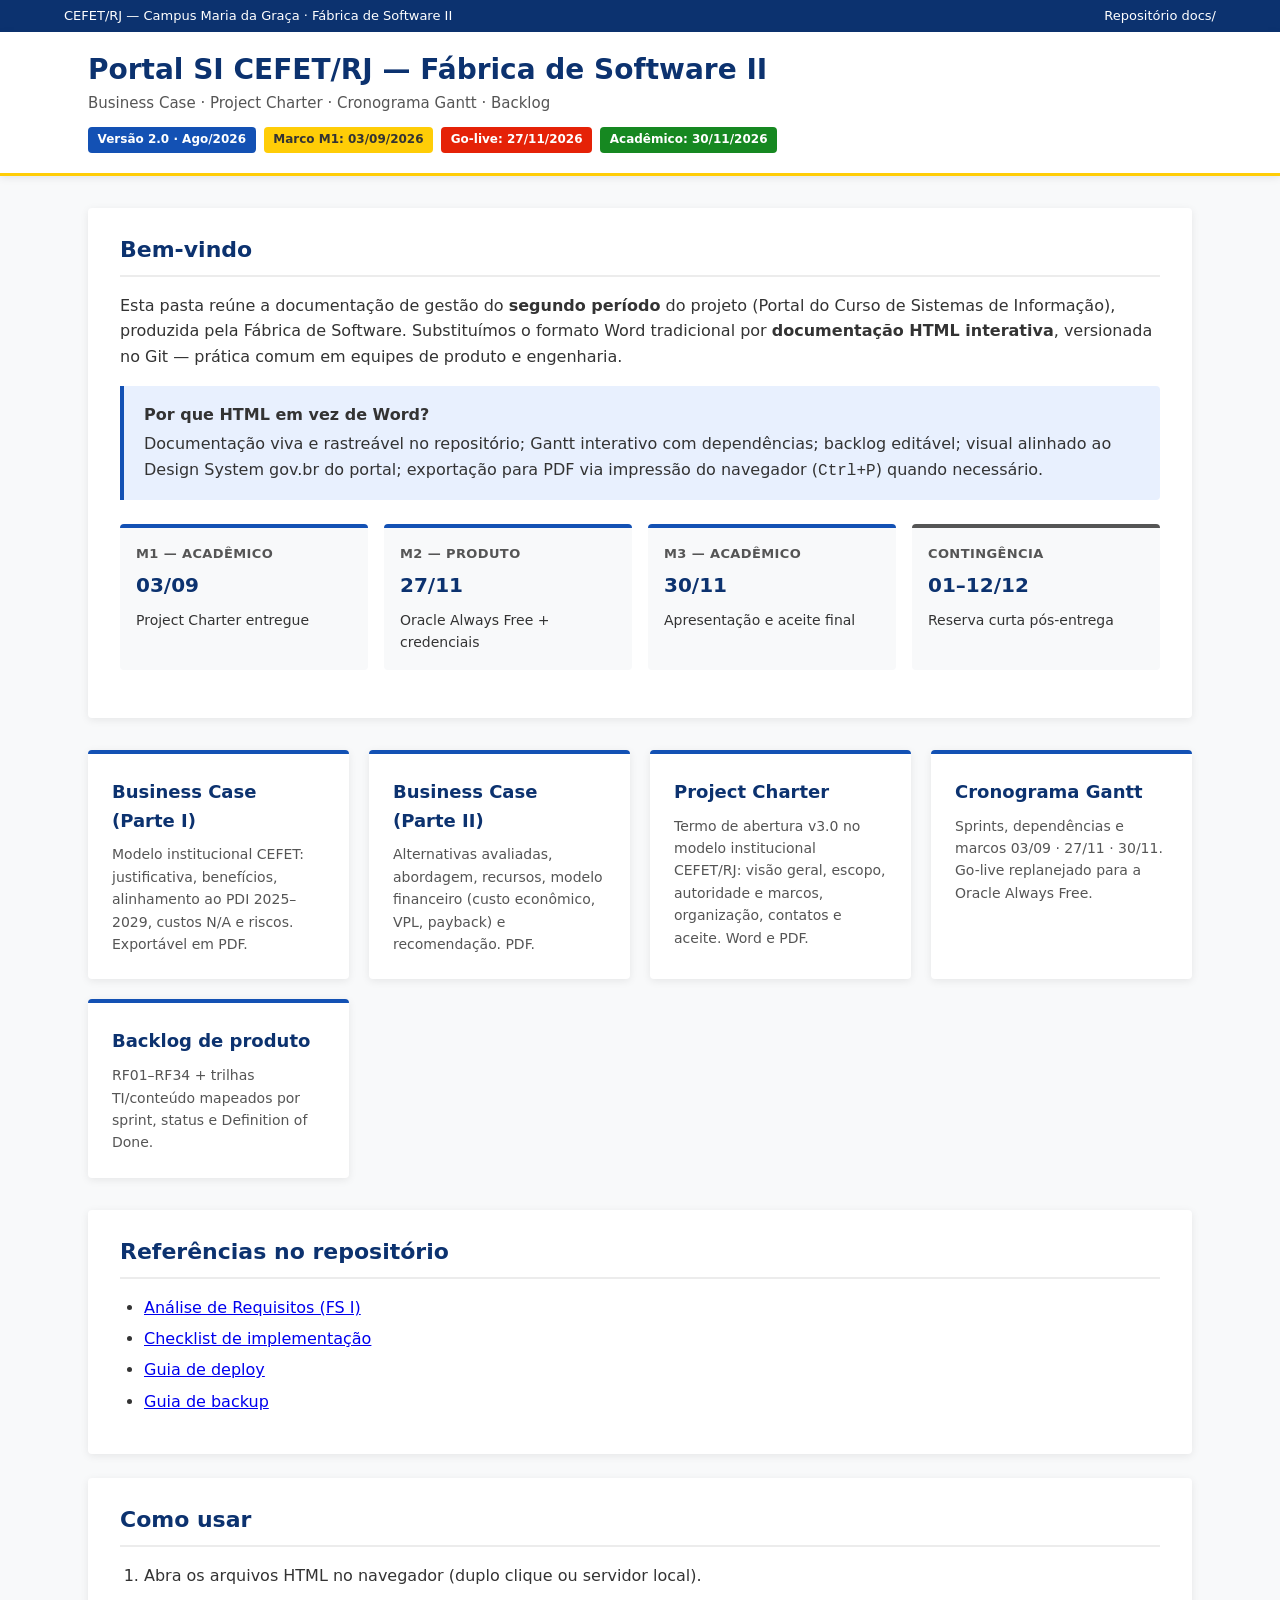
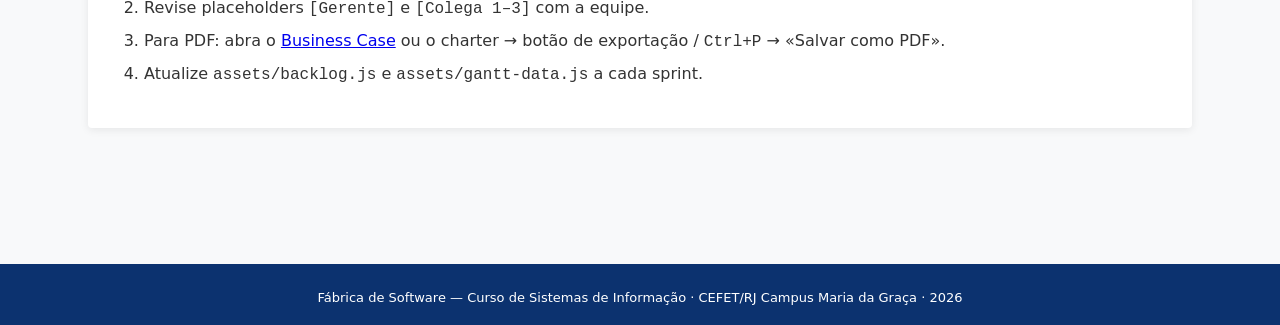
<file: docs/fs2/index.html>
<!DOCTYPE html>
<html lang="pt-BR">
<head>
	<meta charset="UTF-8" />
	<meta name="viewport" content="width=device-width, initial-scale=1" />
	<title>FS II — Documentação do Projeto | Portal SI CEFET/RJ</title>
	<link rel="stylesheet" href="assets/fs2-docs.css" />
</head>
<body>
	<div class="fs2-topbar">
		<div class="fs2-topbar__inner">
			<span>CEFET/RJ — Campus Maria da Graça · Fábrica de Software II</span>
			<a href="../README.md">Repositório docs/</a>
		</div>
	</div>

	<header class="fs2-header">
		<div class="fs2-header__inner">
			<h1>Portal SI CEFET/RJ — Fábrica de Software II</h1>
			<p class="fs2-header__meta">Business Case · Project Charter · Cronograma Gantt · Backlog</p>
			<div class="fs2-header__badges">
				<span class="fs2-badge fs2-badge--primary">Versão 2.0 · Ago/2026</span>
				<span class="fs2-badge fs2-badge--warning">Marco M1: 03/09/2026</span>
				<span class="fs2-badge fs2-badge--danger">Go-live: 27/11/2026</span>
				<span class="fs2-badge fs2-badge--success">Acadêmico: 30/11/2026</span>
			</div>
		</div>
	</header>

	<main class="fs2-main">
		<section class="fs2-section">
			<h2>Bem-vindo</h2>
			<p>
				Esta pasta reúne a documentação de gestão do <strong>segundo período</strong> do projeto
				(Portal do Curso de Sistemas de Informação), produzida pela Fábrica de Software.
				Substituímos o formato Word tradicional por <strong>documentação HTML interativa</strong>,
				versionada no Git — prática comum em equipes de produto e engenharia.
			</p>

			<div class="fs2-callout fs2-callout--info">
				<span class="fs2-callout__title">Por que HTML em vez de Word?</span>
				Documentação viva e rastreável no repositório; Gantt interativo com dependências;
				backlog editável; visual alinhado ao Design System gov.br do portal;
				exportação para PDF via impressão do navegador (<kbd>Ctrl+P</kbd>) quando necessário.
			</div>

			<div class="fs2-milestones">
				<div class="fs2-milestone">
					<div class="fs2-milestone__label">M1 — Acadêmico</div>
					<div class="fs2-milestone__date">03/09</div>
					<p style="margin:0.5rem 0 0;font-size:0.875rem">Project Charter entregue</p>
				</div>
				<div class="fs2-milestone">
					<div class="fs2-milestone__label">M2 — Produto</div>
					<div class="fs2-milestone__date">27/11</div>
					<p style="margin:0.5rem 0 0;font-size:0.875rem">Oracle Always Free + credenciais</p>
				</div>
				<div class="fs2-milestone">
					<div class="fs2-milestone__label">M3 — Acadêmico</div>
					<div class="fs2-milestone__date">30/11</div>
					<p style="margin:0.5rem 0 0;font-size:0.875rem">Apresentação e aceite final</p>
				</div>
				<div class="fs2-milestone" style="border-top-color:var(--govbr-gray-60)">
					<div class="fs2-milestone__label">Contingência</div>
					<div class="fs2-milestone__date">01–12/12</div>
					<p style="margin:0.5rem 0 0;font-size:0.875rem">Reserva curta pós-entrega</p>
				</div>
			</div>
		</section>

		<div class="fs2-cards">
			<a class="fs2-card" href="business-case.html">
				<h2>Business Case (Parte I)</h2>
				<p>Modelo institucional CEFET: justificativa, benefícios, alinhamento ao PDI 2025–2029, custos N/A e riscos. Exportável em PDF.</p>
			</a>
			<a class="fs2-card" href="Business_Case_Parte_II_Portal_SI.pdf">
				<h2>Business Case (Parte II)</h2>
				<p>Alternativas avaliadas, abordagem, recursos, modelo financeiro (custo econômico, VPL, payback) e recomendação. PDF.</p>
			</a>
			<a class="fs2-card" href="project-charter.html">
				<h2>Project Charter</h2>
				<p>Termo de abertura v3.0 no modelo institucional CEFET/RJ: visão geral, escopo, autoridade e marcos, organização, contatos e aceite. Word e PDF.</p>
			</a>
			<a class="fs2-card" href="cronograma-gantt.html">
				<h2>Cronograma Gantt</h2>
				<p>Sprints, dependências e marcos 03/09 · 27/11 · 30/11. Go-live replanejado para a Oracle Always Free.</p>
			</a>
			<a class="fs2-card" href="cronograma-gantt.html#backlog">
				<h2>Backlog de produto</h2>
				<p>RF01–RF34 + trilhas TI/conteúdo mapeados por sprint, status e Definition of Done.</p>
			</a>
		</div>

		<section class="fs2-section">
			<h2>Referências no repositório</h2>
			<ul>
				<li><a href="../referencias/Analise_Requisitos_Portal_SI_CefetRJ_revisado.md">Análise de Requisitos (FS I)</a></li>
				<li><a href="../IMPLEMENTACAO-CHECKLIST.md">Checklist de implementação</a></li>
				<li><a href="../DEPLOY.md">Guia de deploy</a></li>
				<li><a href="../BACKUP.md">Guia de backup</a></li>
			</ul>
		</section>

		<section class="fs2-section no-print">
			<h2>Como usar</h2>
			<ol>
				<li>Abra os arquivos HTML no navegador (duplo clique ou servidor local).</li>
				<li>Revise placeholders <code>[Gerente]</code> e <code>[Colega 1–3]</code> com a equipe.</li>
				<li>Para PDF: abra o <a href="business-case.html">Business Case</a> ou o charter → botão de exportação / <kbd>Ctrl+P</kbd> → «Salvar como PDF».</li>
				<li>Atualize <code>assets/backlog.js</code> e <code>assets/gantt-data.js</code> a cada sprint.</li>
			</ol>
		</section>
	</main>

	<footer class="fs2-footer">
		<div class="fs2-footer__inner">
			Fábrica de Software — Curso de Sistemas de Informação · CEFET/RJ Campus Maria da Graça · 2026
		</div>
	</footer>
</body>
</html>
</file>
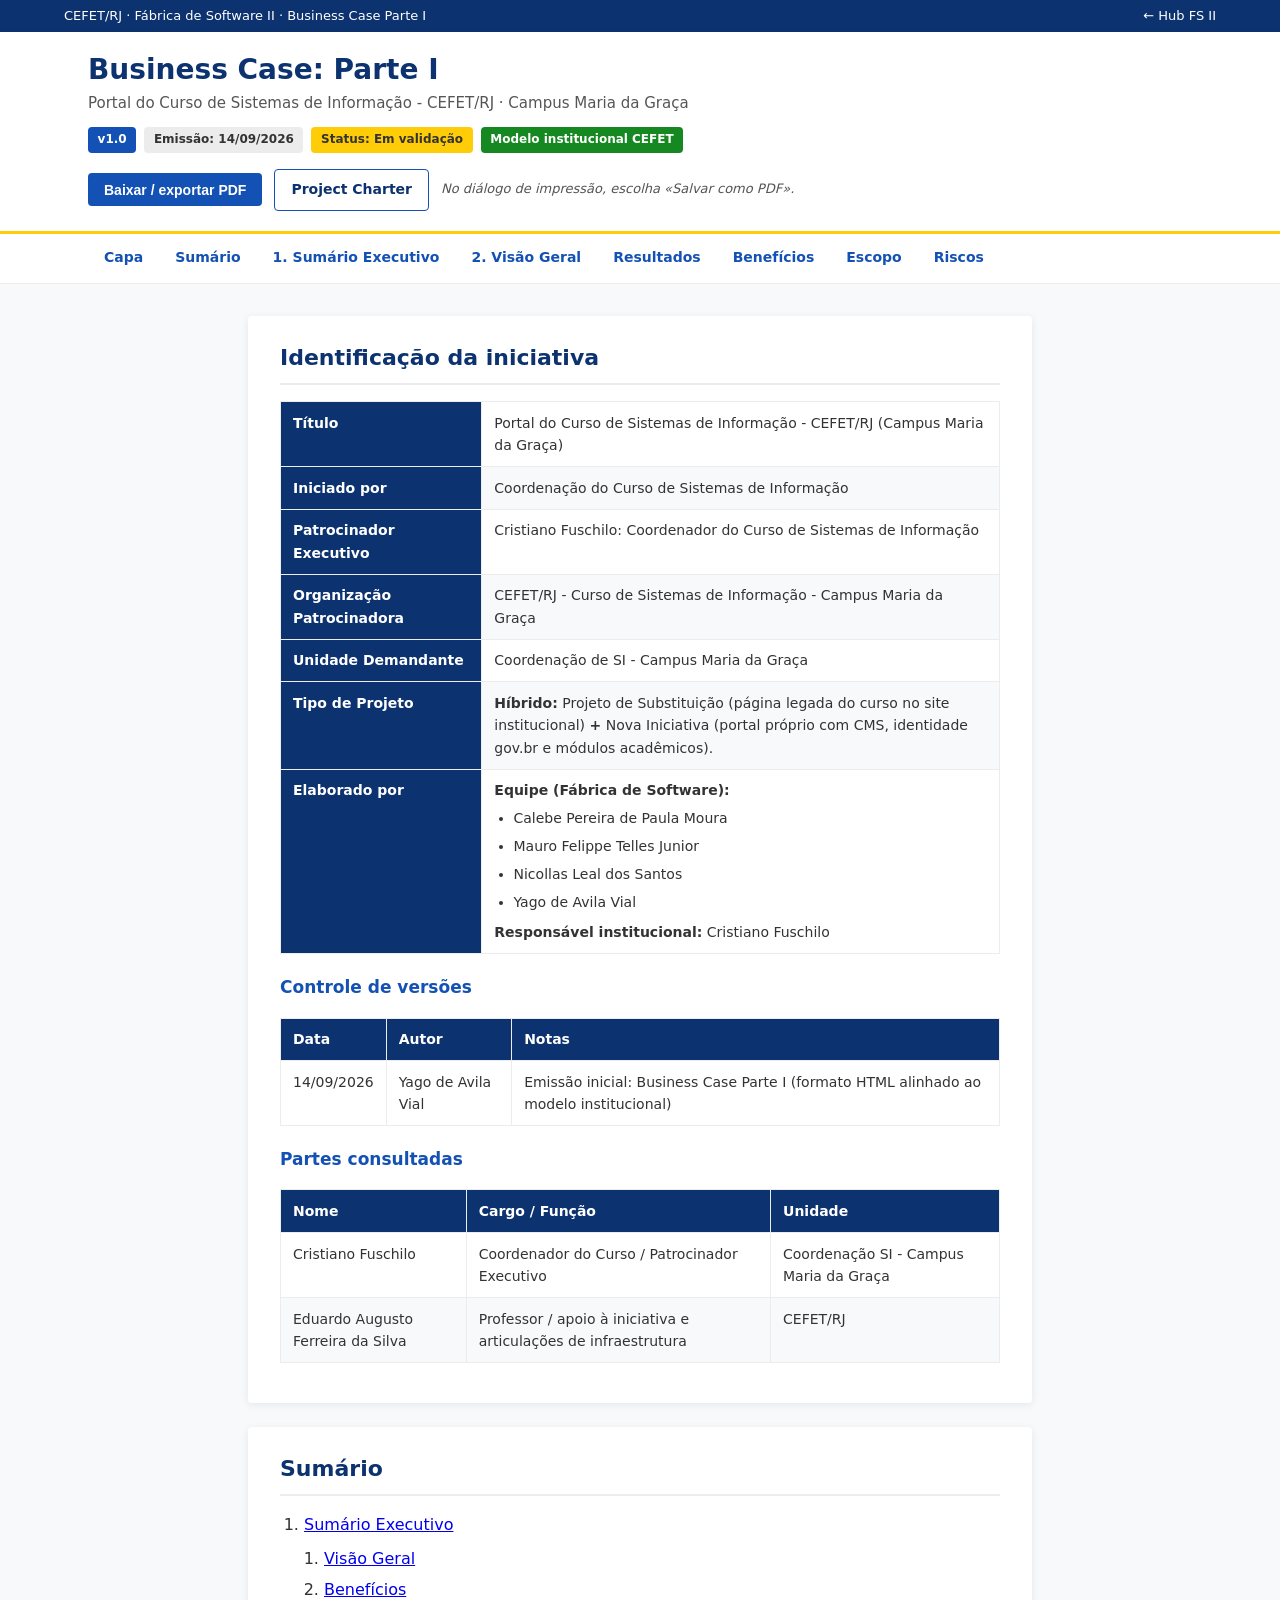
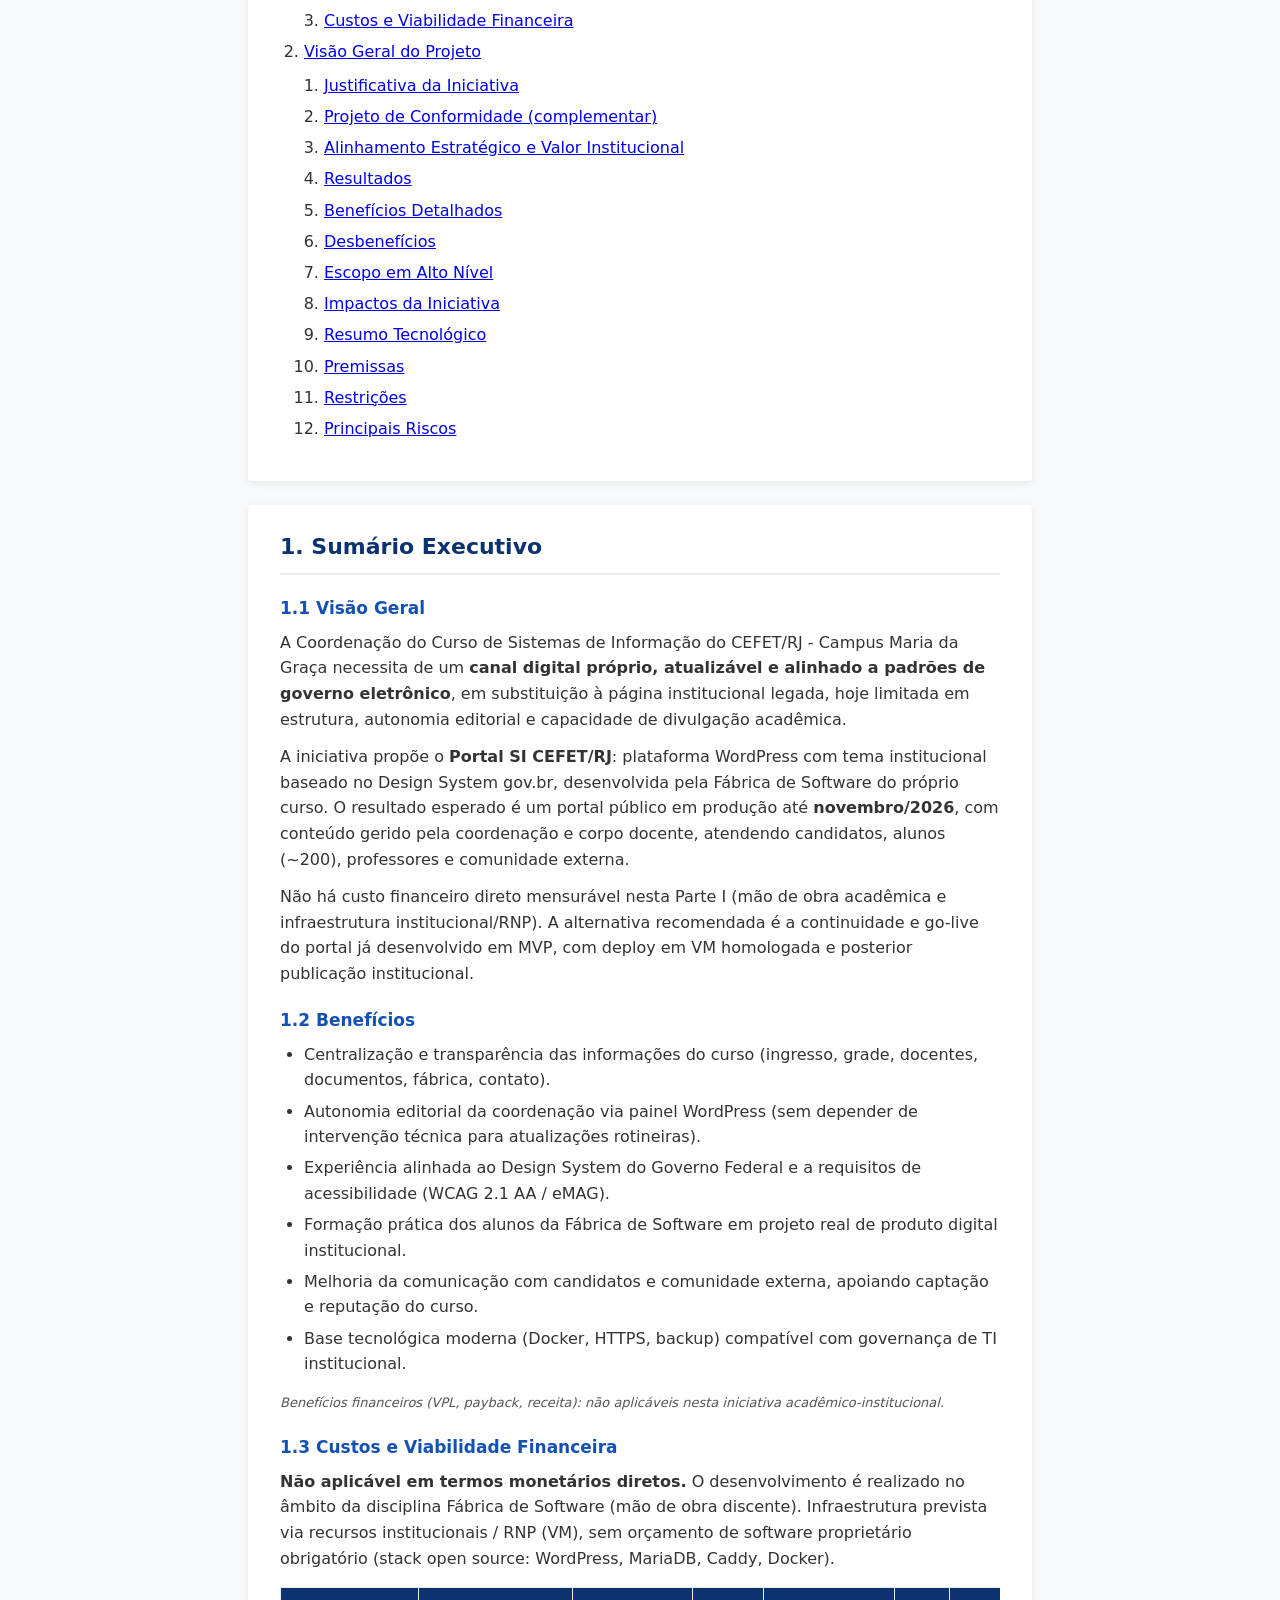
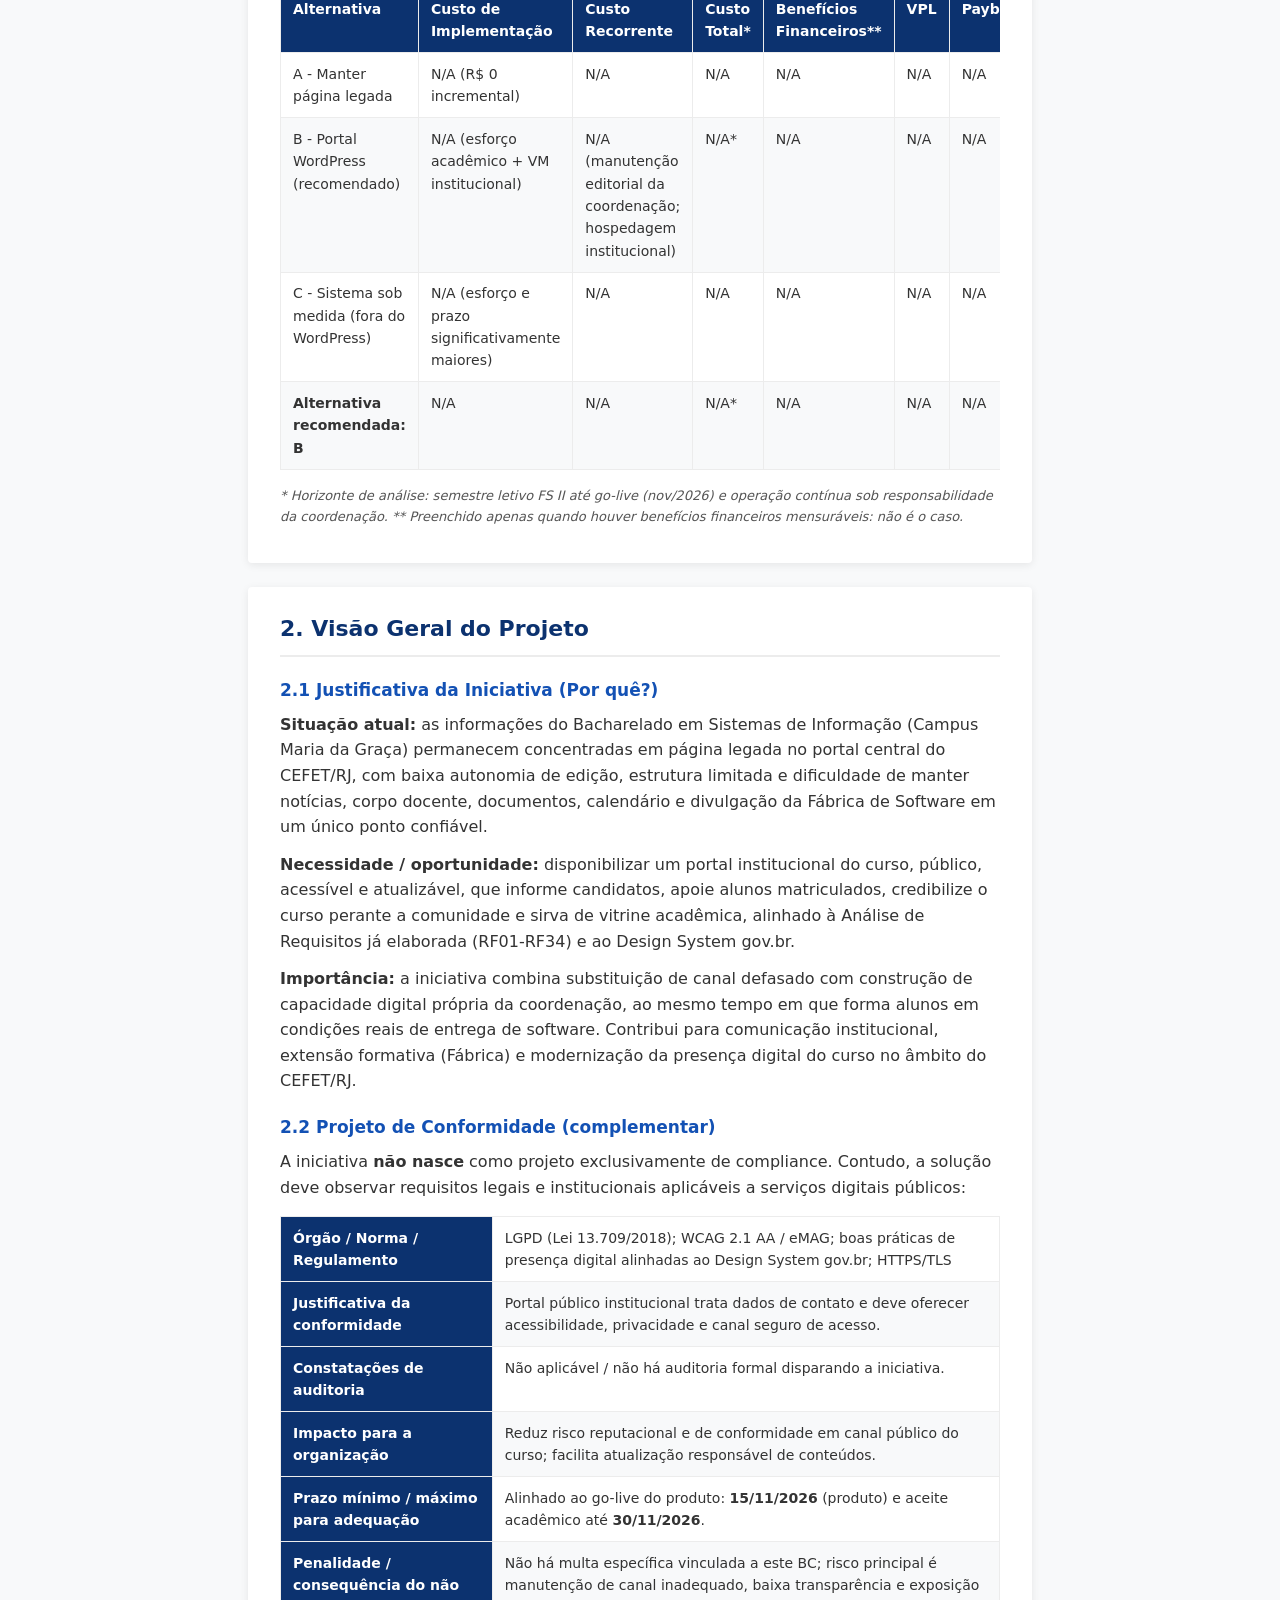
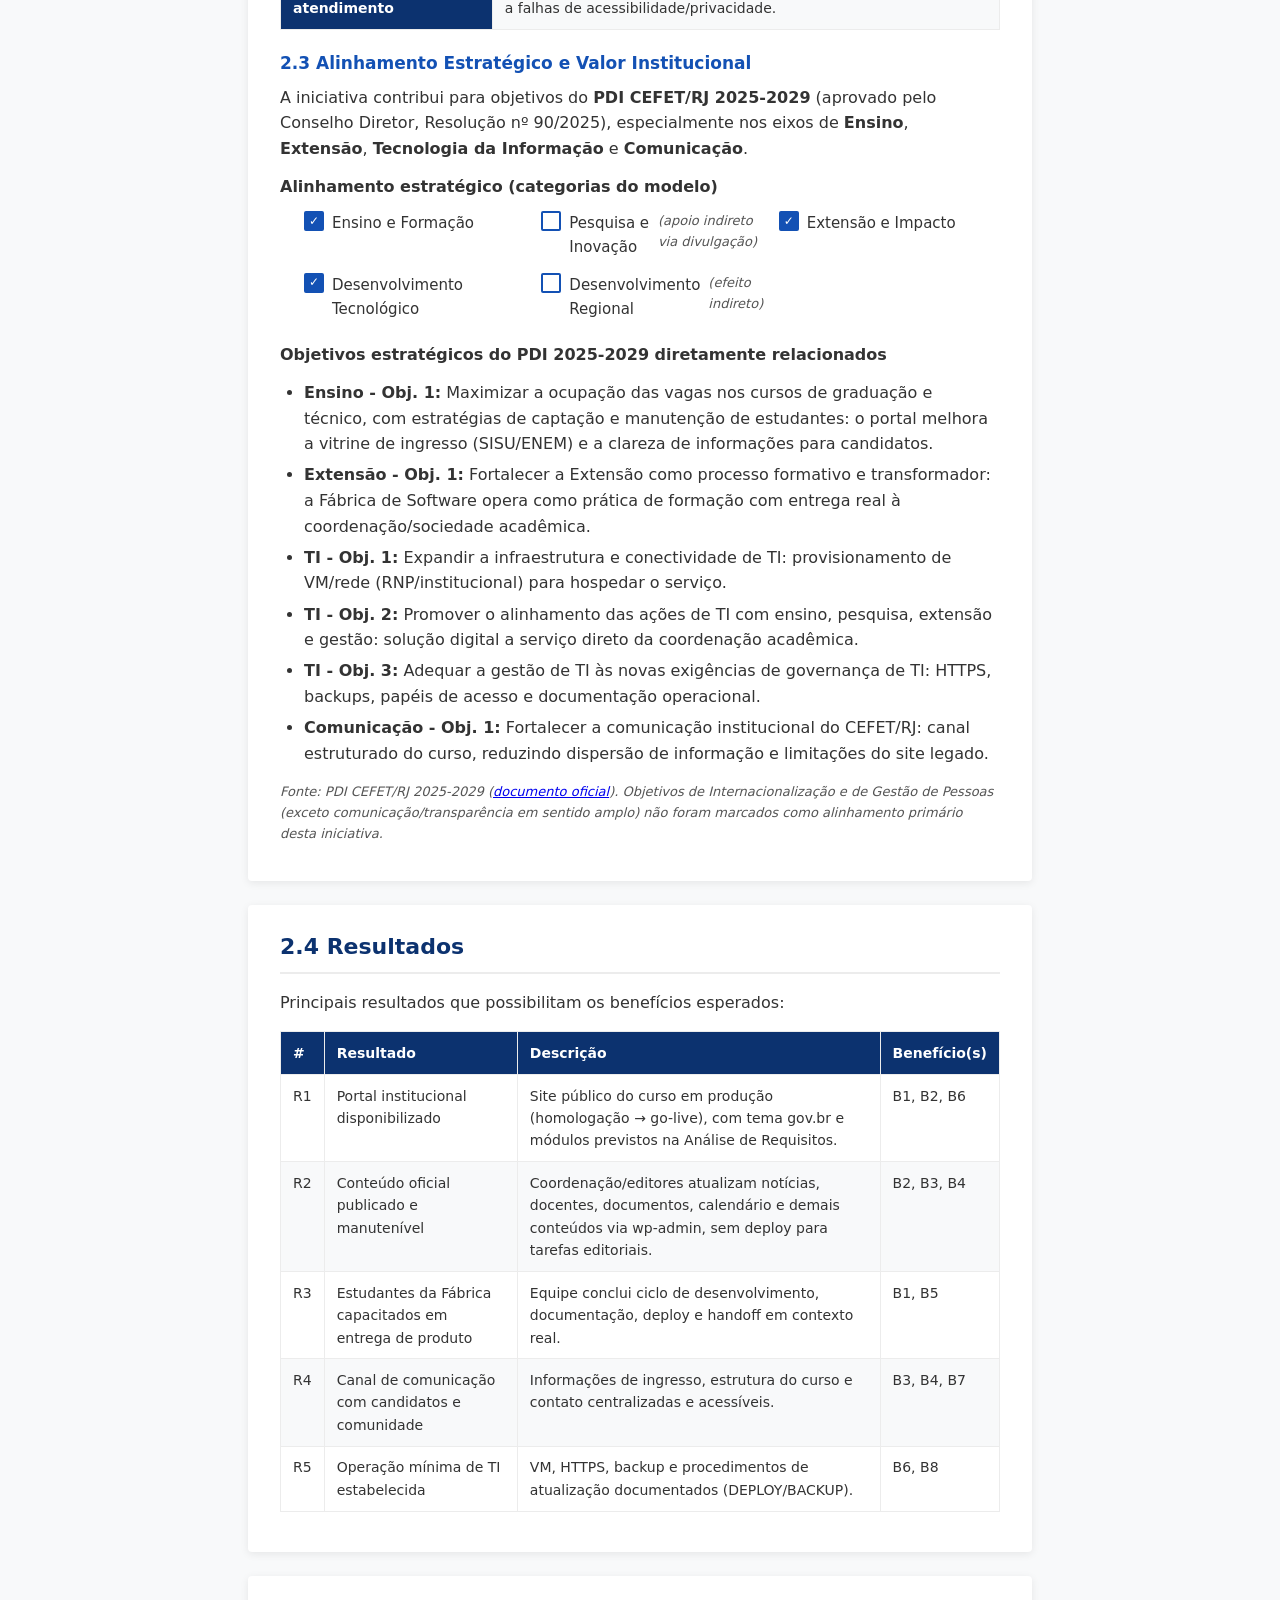
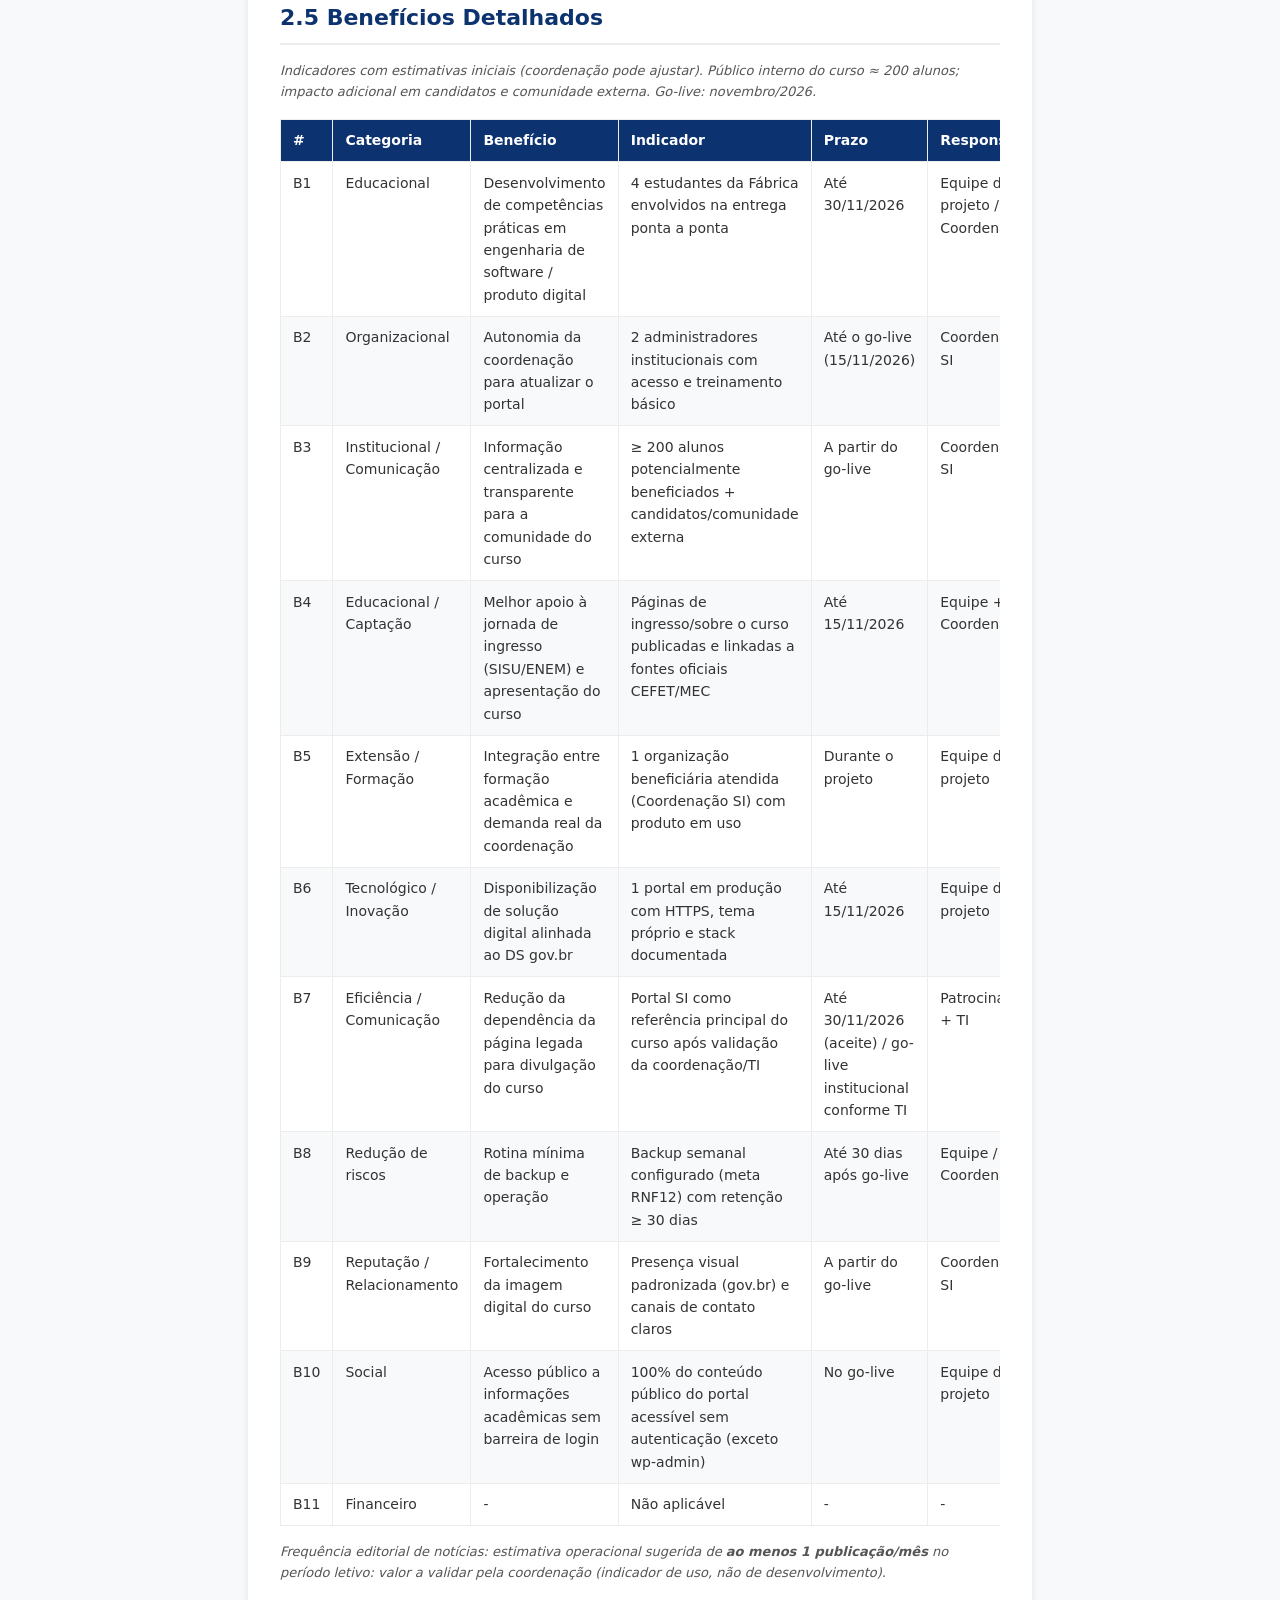
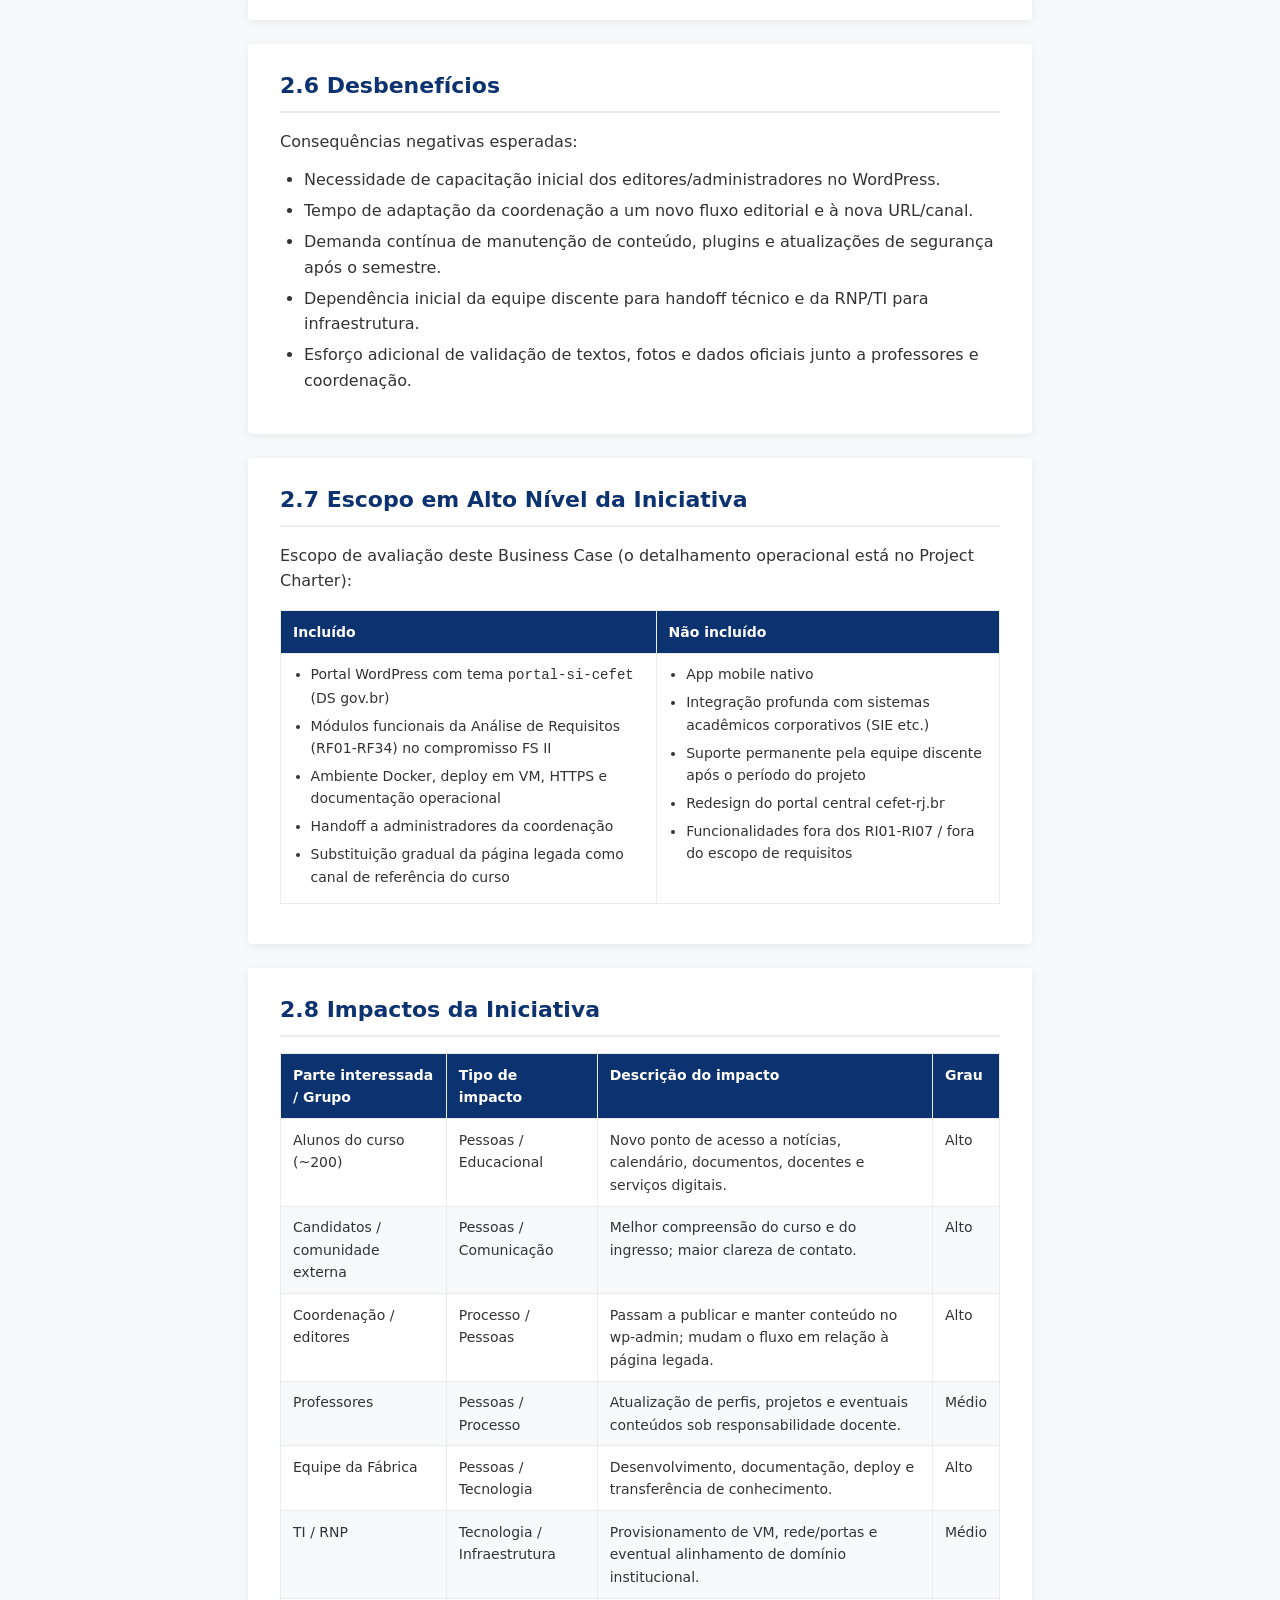
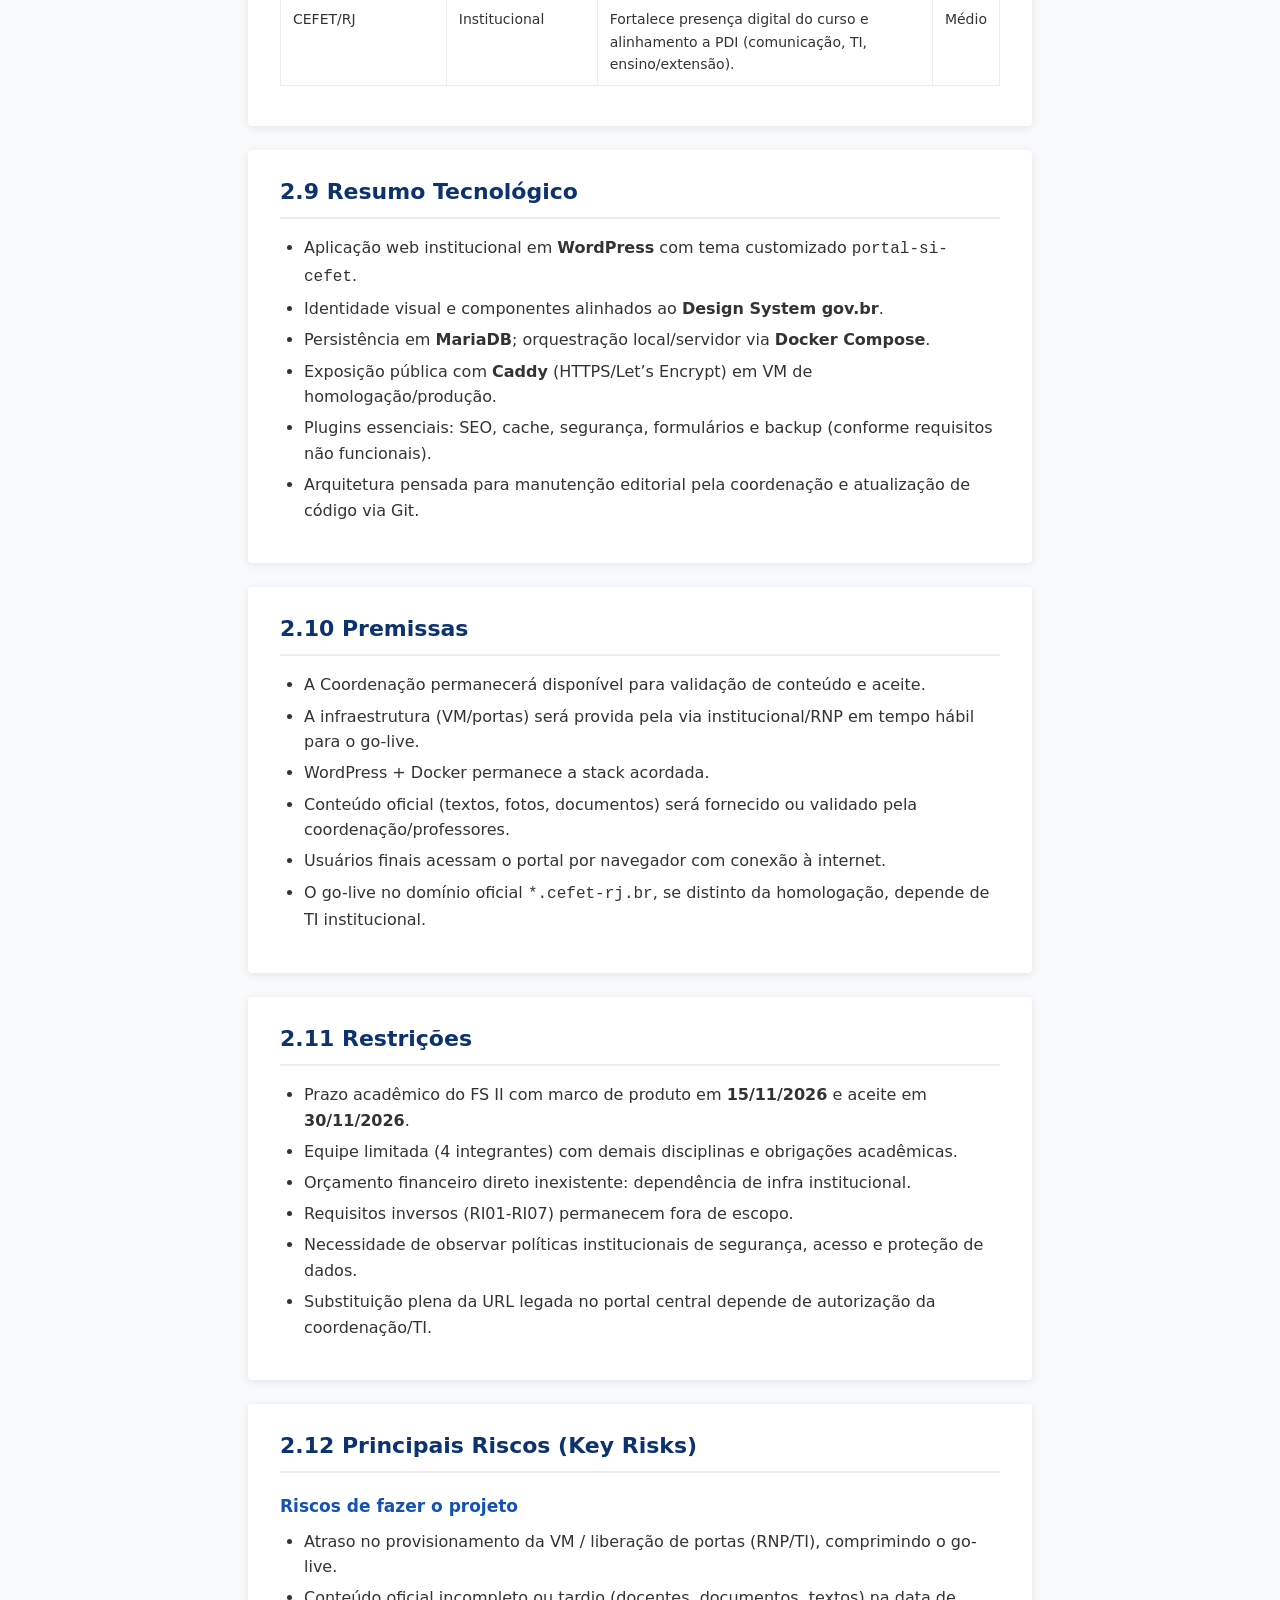
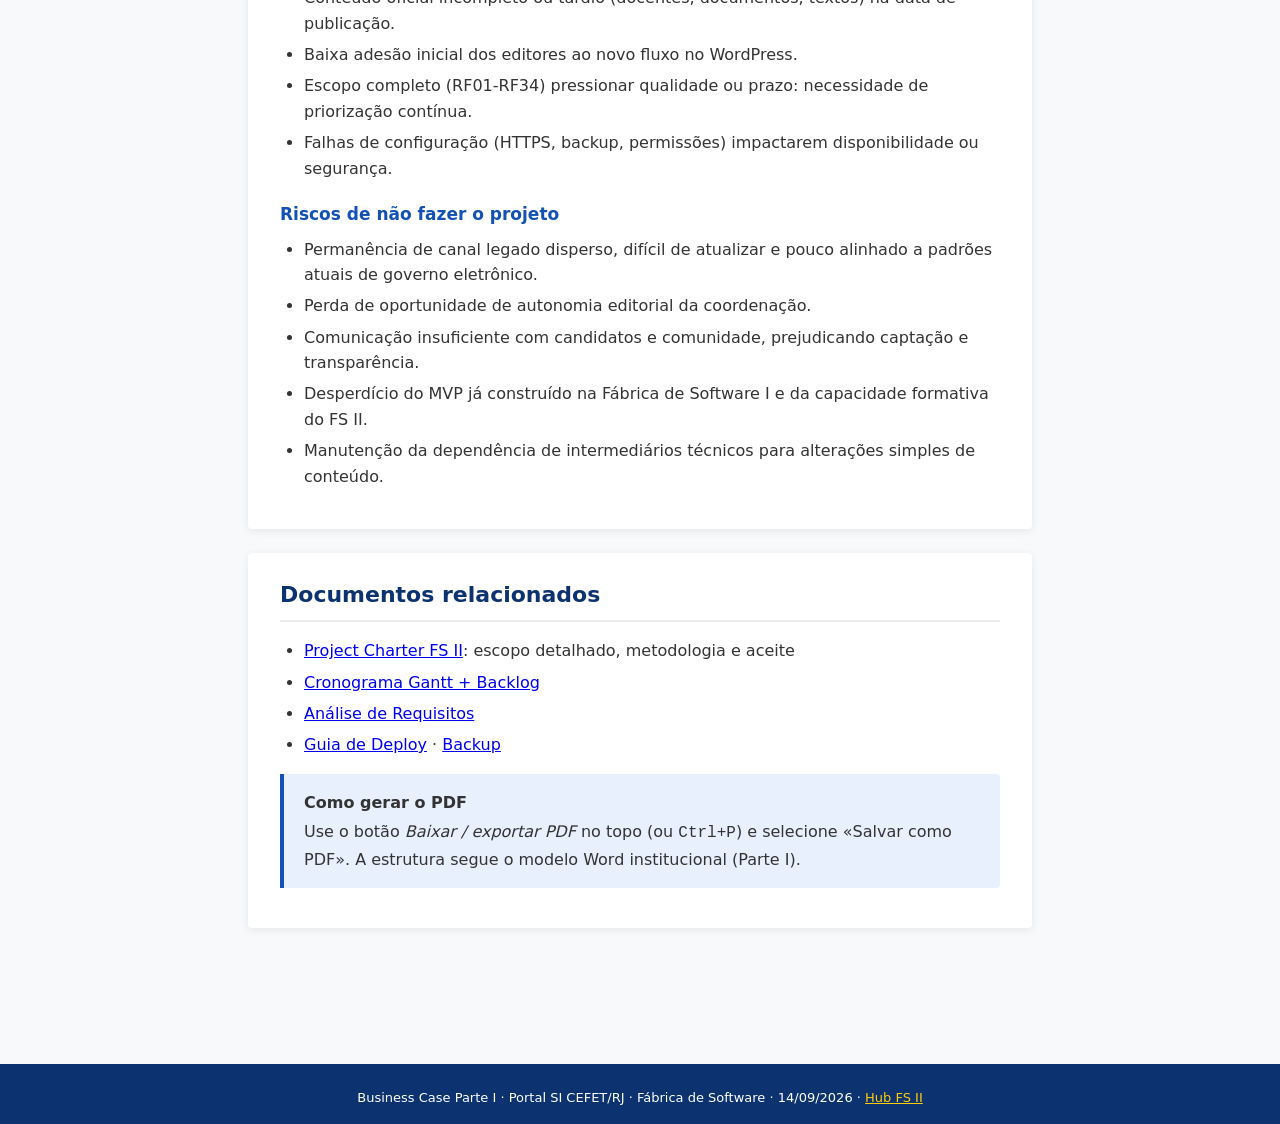
<file: docs/fs2/business-case.html>
<!DOCTYPE html>
<html lang="pt-BR">
<head>
	<meta charset="UTF-8" />
	<meta name="viewport" content="width=device-width, initial-scale=1" />
	<title>Business Case (Parte I): Portal SI CEFET/RJ</title>
	<link rel="stylesheet" href="assets/fs2-docs.css" />
	<style>
		.bc-cover th { width: 28%; vertical-align: top; }
		.bc-checks {
			display: grid;
			grid-template-columns: repeat(auto-fit, minmax(12rem, 1fr));
			gap: 0.5rem 1rem;
			margin: 0.75rem 0 1rem;
			padding: 0;
			list-style: none;
		}
		.bc-checks li {
			display: flex;
			align-items: flex-start;
			gap: 0.5rem;
			font-size: 0.9375rem;
		}
		.bc-checks .mark {
			flex: 0 0 1.25rem;
			height: 1.25rem;
			border: 2px solid var(--govbr-blue);
			border-radius: 2px;
			display: inline-flex;
			align-items: center;
			justify-content: center;
			font-weight: 700;
			font-size: 0.75rem;
			color: var(--govbr-blue-dark);
			background: #fff;
		}
		.bc-checks .mark--on {
			background: var(--govbr-blue);
			color: #fff;
			border-color: var(--govbr-blue);
		}
		.bc-pdi {
			margin: 0.5rem 0 0;
			padding-left: 1.25rem;
		}
		.bc-pdi li { margin-bottom: 0.35rem; }
		.bc-toolbar {
			display: flex;
			flex-wrap: wrap;
			gap: 0.75rem;
			align-items: center;
			margin: 1rem 0 0;
		}
		.bc-btn {
			display: inline-flex;
			align-items: center;
			gap: 0.4rem;
			padding: 0.55rem 1rem;
			border: none;
			border-radius: var(--radius);
			background: var(--govbr-blue);
			color: #fff;
			font-weight: 600;
			font-size: 0.875rem;
			cursor: pointer;
			text-decoration: none;
		}
		.bc-btn:hover { background: var(--govbr-blue-dark); color: #fff; }
		.bc-btn--ghost {
			background: #fff;
			color: var(--govbr-blue-dark);
			border: 1px solid var(--govbr-blue);
		}
		.bc-note {
			font-size: 0.8125rem;
			color: var(--govbr-gray-60);
			font-style: italic;
		}
		.bc-toc ol { margin: 0.5rem 0 0; padding-left: 1.25rem; }
		@media print {
			.bc-toolbar { display: none !important; }
			a.bc-btn::after { content: "" !important; }
		}
	</style>
</head>
<body>
	<div class="fs2-topbar">
		<div class="fs2-topbar__inner">
			<span>CEFET/RJ · Fábrica de Software II · Business Case Parte I</span>
			<a href="index.html">← Hub FS II</a>
		</div>
	</div>

	<header class="fs2-header">
		<div class="fs2-header__inner">
			<h1>Business Case: Parte I</h1>
			<p class="fs2-header__meta">
				Portal do Curso de Sistemas de Informação - CEFET/RJ · Campus Maria da Graça
			</p>
			<div class="fs2-header__badges">
				<span class="fs2-badge fs2-badge--primary">v1.0</span>
				<span class="fs2-badge">Emissão: 14/09/2026</span>
				<span class="fs2-badge fs2-badge--warning">Status: Em validação</span>
				<span class="fs2-badge fs2-badge--success">Modelo institucional CEFET</span>
			</div>
			<div class="bc-toolbar no-print">
				<button type="button" class="bc-btn" onclick="window.print()">Baixar / exportar PDF</button>
				<a class="bc-btn bc-btn--ghost" href="project-charter.html">Project Charter</a>
				<span class="bc-note">No diálogo de impressão, escolha «Salvar como PDF».</span>
			</div>
		</div>
	</header>

	<nav class="fs2-nav" aria-label="Seções do Business Case">
		<div class="fs2-nav__inner">
			<a href="#capa">Capa</a>
			<a href="#sumario">Sumário</a>
			<a href="#executivo">1. Sumário Executivo</a>
			<a href="#visao">2. Visão Geral</a>
			<a href="#resultados">Resultados</a>
			<a href="#beneficios">Benefícios</a>
			<a href="#escopo">Escopo</a>
			<a href="#riscos">Riscos</a>
		</div>
	</nav>

	<main class="fs2-main fs2-main--narrow">

		<!-- ========== CAPA / METADADOS ========== -->
		<section class="fs2-section" id="capa">
			<h2>Identificação da iniciativa</h2>
			<div class="fs2-table-wrap">
				<table class="fs2-table bc-cover">
					<tbody>
						<tr>
							<th scope="row">Título</th>
							<td>Portal do Curso de Sistemas de Informação - CEFET/RJ (Campus Maria da Graça)</td>
						</tr>
						<tr>
							<th scope="row">Iniciado por</th>
							<td>Coordenação do Curso de Sistemas de Informação</td>
						</tr>
						<tr>
							<th scope="row">Patrocinador Executivo</th>
							<td>Cristiano Fuschilo: Coordenador do Curso de Sistemas de Informação</td>
						</tr>
						<tr>
							<th scope="row">Organização Patrocinadora</th>
							<td>CEFET/RJ - Curso de Sistemas de Informação - Campus Maria da Graça</td>
						</tr>
						<tr>
							<th scope="row">Unidade Demandante</th>
							<td>Coordenação de SI - Campus Maria da Graça</td>
						</tr>
						<tr>
							<th scope="row">Tipo de Projeto</th>
							<td>
								<strong>Híbrido:</strong> Projeto de Substituição (página legada do curso no site institucional)
								<strong>+</strong> Nova Iniciativa (portal próprio com CMS, identidade gov.br e módulos acadêmicos).
							</td>
						</tr>
						<tr>
							<th scope="row">Elaborado por</th>
							<td>
								<strong>Equipe (Fábrica de Software):</strong>
								<ul style="margin:0.35rem 0 0.5rem;padding-left:1.2rem">
									<li>Calebe Pereira de Paula Moura</li>
									<li>Mauro Felippe Telles Junior</li>
									<li>Nicollas Leal dos Santos</li>
									<li>Yago de Avila Vial</li>
								</ul>
								<strong>Responsável institucional:</strong> Cristiano Fuschilo
							</td>
						</tr>
					</tbody>
				</table>
			</div>

			<h3>Controle de versões</h3>
			<div class="fs2-table-wrap">
				<table class="fs2-table">
					<thead>
						<tr><th>Data</th><th>Autor</th><th>Notas</th></tr>
					</thead>
					<tbody>
						<tr>
							<td>14/09/2026</td>
							<td>Yago de Avila Vial</td>
							<td>Emissão inicial: Business Case Parte I (formato HTML alinhado ao modelo institucional)</td>
						</tr>
					</tbody>
				</table>
			</div>

			<h3>Partes consultadas</h3>
			<div class="fs2-table-wrap">
				<table class="fs2-table">
					<thead>
						<tr><th>Nome</th><th>Cargo / Função</th><th>Unidade</th></tr>
					</thead>
					<tbody>
						<tr>
							<td>Cristiano Fuschilo</td>
							<td>Coordenador do Curso / Patrocinador Executivo</td>
							<td>Coordenação SI - Campus Maria da Graça</td>
						</tr>
						<tr>
							<td>Eduardo Augusto Ferreira da Silva</td>
							<td>Professor / apoio à iniciativa e articulações de infraestrutura</td>
							<td>CEFET/RJ</td>
						</tr>
					</tbody>
				</table>
			</div>
		</section>

		<section class="fs2-section" id="sumario">
			<h2>Sumário</h2>
			<ol class="bc-toc">
				<li><a href="#executivo">Sumário Executivo</a>
					<ol>
						<li><a href="#visao-geral-exec">Visão Geral</a></li>
						<li><a href="#beneficios-exec">Benefícios</a></li>
						<li><a href="#custos">Custos e Viabilidade Financeira</a></li>
					</ol>
				</li>
				<li><a href="#visao">Visão Geral do Projeto</a>
					<ol>
						<li><a href="#justificativa">Justificativa da Iniciativa</a></li>
						<li><a href="#conformidade">Projeto de Conformidade (complementar)</a></li>
						<li><a href="#alinhamento">Alinhamento Estratégico e Valor Institucional</a></li>
						<li><a href="#resultados">Resultados</a></li>
						<li><a href="#beneficios">Benefícios Detalhados</a></li>
						<li><a href="#desbeneficios">Desbenefícios</a></li>
						<li><a href="#escopo">Escopo em Alto Nível</a></li>
						<li><a href="#impactos">Impactos da Iniciativa</a></li>
						<li><a href="#tecnologia">Resumo Tecnológico</a></li>
						<li><a href="#premissas">Premissas</a></li>
						<li><a href="#restricoes">Restrições</a></li>
						<li><a href="#riscos">Principais Riscos</a></li>
					</ol>
				</li>
			</ol>
		</section>

		<!-- ========== 1. SUMÁRIO EXECUTIVO ========== -->
		<section class="fs2-section" id="executivo">
			<h2>1. Sumário Executivo</h2>

			<h3 id="visao-geral-exec">1.1 Visão Geral</h3>
			<p>
				A Coordenação do Curso de Sistemas de Informação do CEFET/RJ - Campus Maria da Graça
				necessita de um <strong>canal digital próprio, atualizável e alinhado a padrões de governo eletrônico</strong>,
				em substituição à página institucional legada, hoje limitada em estrutura, autonomia editorial
				e capacidade de divulgação acadêmica.
			</p>
			<p>
				A iniciativa propõe o <strong>Portal SI CEFET/RJ</strong>: plataforma WordPress com tema institucional
				baseado no Design System gov.br, desenvolvida pela Fábrica de Software do próprio curso.
				O resultado esperado é um portal público em produção até <strong>novembro/2026</strong>, com conteúdo
				gerido pela coordenação e corpo docente, atendendo candidatos, alunos (~200), professores e comunidade externa.
			</p>
			<p>
				Não há custo financeiro direto mensurável nesta Parte I (mão de obra acadêmica e infraestrutura
				institucional/RNP). A alternativa recomendada é a continuidade e go-live do portal já desenvolvido
				em MVP, com deploy em VM homologada e posterior publicação institucional.
			</p>

			<h3 id="beneficios-exec">1.2 Benefícios</h3>
			<ul>
				<li>Centralização e transparência das informações do curso (ingresso, grade, docentes, documentos, fábrica, contato).</li>
				<li>Autonomia editorial da coordenação via painel WordPress (sem depender de intervenção técnica para atualizações rotineiras).</li>
				<li>Experiência alinhada ao Design System do Governo Federal e a requisitos de acessibilidade (WCAG 2.1 AA / eMAG).</li>
				<li>Formação prática dos alunos da Fábrica de Software em projeto real de produto digital institucional.</li>
				<li>Melhoria da comunicação com candidatos e comunidade externa, apoiando captação e reputação do curso.</li>
				<li>Base tecnológica moderna (Docker, HTTPS, backup) compatível com governança de TI institucional.</li>
			</ul>
			<p class="bc-note">Benefícios financeiros (VPL, payback, receita): não aplicáveis nesta iniciativa acadêmico-institucional.</p>

			<h3 id="custos">1.3 Custos e Viabilidade Financeira</h3>
			<p>
				<strong>Não aplicável em termos monetários diretos.</strong> O desenvolvimento é realizado no âmbito da
				disciplina Fábrica de Software (mão de obra discente). Infraestrutura prevista via recursos
				institucionais / RNP (VM), sem orçamento de software proprietário obrigatório (stack open source:
				WordPress, MariaDB, Caddy, Docker).
			</p>
			<div class="fs2-table-wrap">
				<table class="fs2-table">
					<thead>
						<tr>
							<th>Alternativa</th>
							<th>Custo de Implementação</th>
							<th>Custo Recorrente</th>
							<th>Custo Total*</th>
							<th>Benefícios Financeiros**</th>
							<th>VPL</th>
							<th>Payback</th>
						</tr>
					</thead>
					<tbody>
						<tr>
							<td>A - Manter página legada</td>
							<td>N/A (R$ 0 incremental)</td>
							<td>N/A</td>
							<td>N/A</td>
							<td>N/A</td>
							<td>N/A</td>
							<td>N/A</td>
						</tr>
						<tr>
							<td>B - Portal WordPress (recomendado)</td>
							<td>N/A (esforço acadêmico + VM institucional)</td>
							<td>N/A (manutenção editorial da coordenação; hospedagem institucional)</td>
							<td>N/A*</td>
							<td>N/A</td>
							<td>N/A</td>
							<td>N/A</td>
						</tr>
						<tr>
							<td>C - Sistema sob medida (fora do WordPress)</td>
							<td>N/A (esforço e prazo significativamente maiores)</td>
							<td>N/A</td>
							<td>N/A</td>
							<td>N/A</td>
							<td>N/A</td>
							<td>N/A</td>
						</tr>
						<tr>
							<td><strong>Alternativa recomendada: B</strong></td>
							<td>N/A</td>
							<td>N/A</td>
							<td>N/A*</td>
							<td>N/A</td>
							<td>N/A</td>
							<td>N/A</td>
						</tr>
					</tbody>
				</table>
			</div>
			<p class="bc-note">
				* Horizonte de análise: semestre letivo FS II até go-live (nov/2026) e operação contínua sob responsabilidade da coordenação.
				** Preenchido apenas quando houver benefícios financeiros mensuráveis: não é o caso.
			</p>
		</section>

		<!-- ========== 2. VISÃO GERAL ========== -->
		<section class="fs2-section" id="visao">
			<h2>2. Visão Geral do Projeto</h2>

			<h3 id="justificativa">2.1 Justificativa da Iniciativa (Por quê?)</h3>
			<p>
				<strong>Situação atual:</strong> as informações do Bacharelado em Sistemas de Informação (Campus Maria da Graça)
				permanecem concentradas em página legada no portal central do CEFET/RJ, com baixa autonomia de edição,
				estrutura limitada e dificuldade de manter notícias, corpo docente, documentos, calendário e divulgação
				da Fábrica de Software em um único ponto confiável.
			</p>
			<p>
				<strong>Necessidade / oportunidade:</strong> disponibilizar um portal institucional do curso, público,
				acessível e atualizável, que informe candidatos, apoie alunos matriculados, credibilize o curso perante
				a comunidade e sirva de vitrine acadêmica, alinhado à Análise de Requisitos já elaborada (RF01-RF34)
				e ao Design System gov.br.
			</p>
			<p>
				<strong>Importância:</strong> a iniciativa combina substituição de canal defasado com construção de
				capacidade digital própria da coordenação, ao mesmo tempo em que forma alunos em condições reais de
				entrega de software. Contribui para comunicação institucional, extensão formativa (Fábrica) e modernização
				da presença digital do curso no âmbito do CEFET/RJ.
			</p>

			<h3 id="conformidade">2.2 Projeto de Conformidade (complementar)</h3>
			<p>
				A iniciativa <strong>não nasce</strong> como projeto exclusivamente de compliance. Contudo, a solução
				deve observar requisitos legais e institucionais aplicáveis a serviços digitais públicos:
			</p>
			<div class="fs2-table-wrap">
				<table class="fs2-table">
					<tbody>
						<tr>
							<th scope="row">Órgão / Norma / Regulamento</th>
							<td>LGPD (Lei 13.709/2018); WCAG 2.1 AA / eMAG; boas práticas de presença digital alinhadas ao Design System gov.br; HTTPS/TLS</td>
						</tr>
						<tr>
							<th scope="row">Justificativa da conformidade</th>
							<td>Portal público institucional trata dados de contato e deve oferecer acessibilidade, privacidade e canal seguro de acesso.</td>
						</tr>
						<tr>
							<th scope="row">Constatações de auditoria</th>
							<td>Não aplicável / não há auditoria formal disparando a iniciativa.</td>
						</tr>
						<tr>
							<th scope="row">Impacto para a organização</th>
							<td>Reduz risco reputacional e de conformidade em canal público do curso; facilita atualização responsável de conteúdos.</td>
						</tr>
						<tr>
							<th scope="row">Prazo mínimo / máximo para adequação</th>
							<td>Alinhado ao go-live do produto: <strong>15/11/2026</strong> (produto) e aceite acadêmico até <strong>30/11/2026</strong>.</td>
						</tr>
						<tr>
							<th scope="row">Penalidade / consequência do não atendimento</th>
							<td>Não há multa específica vinculada a este BC; risco principal é manutenção de canal inadequado, baixa transparência e exposição a falhas de acessibilidade/privacidade.</td>
						</tr>
					</tbody>
				</table>
			</div>

			<h3 id="alinhamento">2.3 Alinhamento Estratégico e Valor Institucional</h3>
			<p>
				A iniciativa contribui para objetivos do <strong>PDI CEFET/RJ 2025-2029</strong>
				(aprovado pelo Conselho Diretor, Resolução nº 90/2025), especialmente nos eixos de
				<strong>Ensino</strong>, <strong>Extensão</strong>, <strong>Tecnologia da Informação</strong> e
				<strong>Comunicação</strong>.
			</p>

			<p><strong>Alinhamento estratégico (categorias do modelo)</strong></p>
			<ul class="bc-checks" aria-label="Categorias de alinhamento">
				<li><span class="mark mark--on" aria-hidden="true">✓</span> Ensino e Formação</li>
				<li><span class="mark" aria-hidden="true"></span> Pesquisa e Inovação <span class="bc-note">(apoio indireto via divulgação)</span></li>
				<li><span class="mark mark--on" aria-hidden="true">✓</span> Extensão e Impacto</li>
				<li><span class="mark mark--on" aria-hidden="true">✓</span> Desenvolvimento Tecnológico</li>
				<li><span class="mark" aria-hidden="true"></span> Desenvolvimento Regional <span class="bc-note">(efeito indireto)</span></li>
			</ul>

			<p><strong>Objetivos estratégicos do PDI 2025-2029 diretamente relacionados</strong></p>
			<ul class="bc-pdi">
				<li>
					<strong>Ensino - Obj. 1:</strong> Maximizar a ocupação das vagas nos cursos de graduação e técnico,
					com estratégias de captação e manutenção de estudantes: o portal melhora a vitrine de ingresso (SISU/ENEM)
					e a clareza de informações para candidatos.
				</li>
				<li>
					<strong>Extensão - Obj. 1:</strong> Fortalecer a Extensão como processo formativo e transformador:
					a Fábrica de Software opera como prática de formação com entrega real à coordenação/sociedade acadêmica.
				</li>
				<li>
					<strong>TI - Obj. 1:</strong> Expandir a infraestrutura e conectividade de TI:
					provisionamento de VM/rede (RNP/institucional) para hospedar o serviço.
				</li>
				<li>
					<strong>TI - Obj. 2:</strong> Promover o alinhamento das ações de TI com ensino, pesquisa, extensão e gestão:
					solução digital a serviço direto da coordenação acadêmica.
				</li>
				<li>
					<strong>TI - Obj. 3:</strong> Adequar a gestão de TI às novas exigências de governança de TI:
					HTTPS, backups, papéis de acesso e documentação operacional.
				</li>
				<li>
					<strong>Comunicação - Obj. 1:</strong> Fortalecer a comunicação institucional do CEFET/RJ:
					canal estruturado do curso, reduzindo dispersão de informação e limitações do site legado.
				</li>
			</ul>
			<p class="bc-note">
				Fonte: PDI CEFET/RJ 2025-2029
				(<a href="https://www.cefet-rj.br/attachments/article/3902/PDI%20finalizado%20c%20ficha%20catalografica%2011_11_2025.pdf" rel="noopener noreferrer" target="_blank">documento oficial</a>).
				Objetivos de Internacionalização e de Gestão de Pessoas (exceto comunicação/transparência em sentido amplo)
				não foram marcados como alinhamento primário desta iniciativa.
			</p>
		</section>

		<section class="fs2-section" id="resultados">
			<h2>2.4 Resultados</h2>
			<p>Principais resultados que possibilitam os benefícios esperados:</p>
			<div class="fs2-table-wrap">
				<table class="fs2-table">
					<thead>
						<tr>
							<th>#</th>
							<th>Resultado</th>
							<th>Descrição</th>
							<th>Benefício(s)</th>
						</tr>
					</thead>
					<tbody>
						<tr>
							<td>R1</td>
							<td>Portal institucional disponibilizado</td>
							<td>Site público do curso em produção (homologação → go-live), com tema gov.br e módulos previstos na Análise de Requisitos.</td>
							<td>B1, B2, B6</td>
						</tr>
						<tr>
							<td>R2</td>
							<td>Conteúdo oficial publicado e manutenível</td>
							<td>Coordenação/editores atualizam notícias, docentes, documentos, calendário e demais conteúdos via wp-admin, sem deploy para tarefas editoriais.</td>
							<td>B2, B3, B4</td>
						</tr>
						<tr>
							<td>R3</td>
							<td>Estudantes da Fábrica capacitados em entrega de produto</td>
							<td>Equipe conclui ciclo de desenvolvimento, documentação, deploy e handoff em contexto real.</td>
							<td>B1, B5</td>
						</tr>
						<tr>
							<td>R4</td>
							<td>Canal de comunicação com candidatos e comunidade</td>
							<td>Informações de ingresso, estrutura do curso e contato centralizadas e acessíveis.</td>
							<td>B3, B4, B7</td>
						</tr>
						<tr>
							<td>R5</td>
							<td>Operação mínima de TI estabelecida</td>
							<td>VM, HTTPS, backup e procedimentos de atualização documentados (DEPLOY/BACKUP).</td>
							<td>B6, B8</td>
						</tr>
					</tbody>
				</table>
			</div>
		</section>

		<section class="fs2-section" id="beneficios">
			<h2>2.5 Benefícios Detalhados</h2>
			<p class="bc-note">
				Indicadores com estimativas iniciais (coordenação pode ajustar). Público interno do curso ≈ 200 alunos;
				impacto adicional em candidatos e comunidade externa. Go-live: novembro/2026.
			</p>
			<div class="fs2-table-wrap">
				<table class="fs2-table">
					<thead>
						<tr>
							<th>#</th>
							<th>Categoria</th>
							<th>Benefício</th>
							<th>Indicador</th>
							<th>Prazo</th>
							<th>Responsável</th>
						</tr>
					</thead>
					<tbody>
						<tr>
							<td>B1</td>
							<td>Educacional</td>
							<td>Desenvolvimento de competências práticas em engenharia de software / produto digital</td>
							<td>4 estudantes da Fábrica envolvidos na entrega ponta a ponta</td>
							<td>Até 30/11/2026</td>
							<td>Equipe do projeto / Coordenação</td>
						</tr>
						<tr>
							<td>B2</td>
							<td>Organizacional</td>
							<td>Autonomia da coordenação para atualizar o portal</td>
							<td>2 administradores institucionais com acesso e treinamento básico</td>
							<td>Até o go-live (15/11/2026)</td>
							<td>Coordenação SI</td>
						</tr>
						<tr>
							<td>B3</td>
							<td>Institucional / Comunicação</td>
							<td>Informação centralizada e transparente para a comunidade do curso</td>
							<td>≥ 200 alunos potencialmente beneficiados + candidatos/comunidade externa</td>
							<td>A partir do go-live</td>
							<td>Coordenação SI</td>
						</tr>
						<tr>
							<td>B4</td>
							<td>Educacional / Captação</td>
							<td>Melhor apoio à jornada de ingresso (SISU/ENEM) e apresentação do curso</td>
							<td>Páginas de ingresso/sobre o curso publicadas e linkadas a fontes oficiais CEFET/MEC</td>
							<td>Até 15/11/2026</td>
							<td>Equipe + Coordenação</td>
						</tr>
						<tr>
							<td>B5</td>
							<td>Extensão / Formação</td>
							<td>Integração entre formação acadêmica e demanda real da coordenação</td>
							<td>1 organização beneficiária atendida (Coordenação SI) com produto em uso</td>
							<td>Durante o projeto</td>
							<td>Equipe do projeto</td>
						</tr>
						<tr>
							<td>B6</td>
							<td>Tecnológico / Inovação</td>
							<td>Disponibilização de solução digital alinhada ao DS gov.br</td>
							<td>1 portal em produção com HTTPS, tema próprio e stack documentada</td>
							<td>Até 15/11/2026</td>
							<td>Equipe do projeto</td>
						</tr>
						<tr>
							<td>B7</td>
							<td>Eficiência / Comunicação</td>
							<td>Redução da dependência da página legada para divulgação do curso</td>
							<td>Portal SI como referência principal do curso após validação da coordenação/TI</td>
							<td>Até 30/11/2026 (aceite) / go-live institucional conforme TI</td>
							<td>Patrocinador + TI</td>
						</tr>
						<tr>
							<td>B8</td>
							<td>Redução de riscos</td>
							<td>Rotina mínima de backup e operação</td>
							<td>Backup semanal configurado (meta RNF12) com retenção ≥ 30 dias</td>
							<td>Até 30 dias após go-live</td>
							<td>Equipe / Coordenação</td>
						</tr>
						<tr>
							<td>B9</td>
							<td>Reputação / Relacionamento</td>
							<td>Fortalecimento da imagem digital do curso</td>
							<td>Presença visual padronizada (gov.br) e canais de contato claros</td>
							<td>A partir do go-live</td>
							<td>Coordenação SI</td>
						</tr>
						<tr>
							<td>B10</td>
							<td>Social</td>
							<td>Acesso público a informações acadêmicas sem barreira de login</td>
							<td>100% do conteúdo público do portal acessível sem autenticação (exceto wp-admin)</td>
							<td>No go-live</td>
							<td>Equipe do projeto</td>
						</tr>
						<tr>
							<td>B11</td>
							<td>Financeiro</td>
							<td>-</td>
							<td>Não aplicável</td>
							<td>-</td>
							<td>-</td>
						</tr>
					</tbody>
				</table>
			</div>
			<p class="bc-note">
				Frequência editorial de notícias: estimativa operacional sugerida de <strong>ao menos 1 publicação/mês</strong>
				no período letivo: valor a validar pela coordenação (indicador de uso, não de desenvolvimento).
			</p>
		</section>

		<section class="fs2-section" id="desbeneficios">
			<h2>2.6 Desbenefícios</h2>
			<p>Consequências negativas esperadas:</p>
			<ul>
				<li>Necessidade de capacitação inicial dos editores/administradores no WordPress.</li>
				<li>Tempo de adaptação da coordenação a um novo fluxo editorial e à nova URL/canal.</li>
				<li>Demanda contínua de manutenção de conteúdo, plugins e atualizações de segurança após o semestre.</li>
				<li>Dependência inicial da equipe discente para handoff técnico e da RNP/TI para infraestrutura.</li>
				<li>Esforço adicional de validação de textos, fotos e dados oficiais junto a professores e coordenação.</li>
			</ul>
		</section>

		<section class="fs2-section" id="escopo">
			<h2>2.7 Escopo em Alto Nível da Iniciativa</h2>
			<p>Escopo de avaliação deste Business Case (o detalhamento operacional está no Project Charter):</p>
			<div class="fs2-table-wrap">
				<table class="fs2-table">
					<thead>
						<tr><th>Incluído</th><th>Não incluído</th></tr>
					</thead>
					<tbody>
						<tr>
							<td>
								<ul style="margin:0;padding-left:1.1rem">
									<li>Portal WordPress com tema <code>portal-si-cefet</code> (DS gov.br)</li>
									<li>Módulos funcionais da Análise de Requisitos (RF01-RF34) no compromisso FS II</li>
									<li>Ambiente Docker, deploy em VM, HTTPS e documentação operacional</li>
									<li>Handoff a administradores da coordenação</li>
									<li>Substituição gradual da página legada como canal de referência do curso</li>
								</ul>
							</td>
							<td>
								<ul style="margin:0;padding-left:1.1rem">
									<li>App mobile nativo</li>
									<li>Integração profunda com sistemas acadêmicos corporativos (SIE etc.)</li>
									<li>Suporte permanente pela equipe discente após o período do projeto</li>
									<li>Redesign do portal central cefet-rj.br</li>
									<li>Funcionalidades fora dos RI01-RI07 / fora do escopo de requisitos</li>
								</ul>
							</td>
						</tr>
					</tbody>
				</table>
			</div>
		</section>

		<section class="fs2-section" id="impactos">
			<h2>2.8 Impactos da Iniciativa</h2>
			<div class="fs2-table-wrap">
				<table class="fs2-table">
					<thead>
						<tr>
							<th>Parte interessada / Grupo</th>
							<th>Tipo de impacto</th>
							<th>Descrição do impacto</th>
							<th>Grau</th>
						</tr>
					</thead>
					<tbody>
						<tr>
							<td>Alunos do curso (~200)</td>
							<td>Pessoas / Educacional</td>
							<td>Novo ponto de acesso a notícias, calendário, documentos, docentes e serviços digitais.</td>
							<td>Alto</td>
						</tr>
						<tr>
							<td>Candidatos / comunidade externa</td>
							<td>Pessoas / Comunicação</td>
							<td>Melhor compreensão do curso e do ingresso; maior clareza de contato.</td>
							<td>Alto</td>
						</tr>
						<tr>
							<td>Coordenação / editores</td>
							<td>Processo / Pessoas</td>
							<td>Passam a publicar e manter conteúdo no wp-admin; mudam o fluxo em relação à página legada.</td>
							<td>Alto</td>
						</tr>
						<tr>
							<td>Professores</td>
							<td>Pessoas / Processo</td>
							<td>Atualização de perfis, projetos e eventuais conteúdos sob responsabilidade docente.</td>
							<td>Médio</td>
						</tr>
						<tr>
							<td>Equipe da Fábrica</td>
							<td>Pessoas / Tecnologia</td>
							<td>Desenvolvimento, documentação, deploy e transferência de conhecimento.</td>
							<td>Alto</td>
						</tr>
						<tr>
							<td>TI / RNP</td>
							<td>Tecnologia / Infraestrutura</td>
							<td>Provisionamento de VM, rede/portas e eventual alinhamento de domínio institucional.</td>
							<td>Médio</td>
						</tr>
						<tr>
							<td>CEFET/RJ</td>
							<td>Institucional</td>
							<td>Fortalece presença digital do curso e alinhamento a PDI (comunicação, TI, ensino/extensão).</td>
							<td>Médio</td>
						</tr>
					</tbody>
				</table>
			</div>
		</section>

		<section class="fs2-section" id="tecnologia">
			<h2>2.9 Resumo Tecnológico</h2>
			<ul>
				<li>Aplicação web institucional em <strong>WordPress</strong> com tema customizado <code>portal-si-cefet</code>.</li>
				<li>Identidade visual e componentes alinhados ao <strong>Design System gov.br</strong>.</li>
				<li>Persistência em <strong>MariaDB</strong>; orquestração local/servidor via <strong>Docker Compose</strong>.</li>
				<li>Exposição pública com <strong>Caddy</strong> (HTTPS/Let’s Encrypt) em VM de homologação/produção.</li>
				<li>Plugins essenciais: SEO, cache, segurança, formulários e backup (conforme requisitos não funcionais).</li>
				<li>Arquitetura pensada para manutenção editorial pela coordenação e atualização de código via Git.</li>
			</ul>
		</section>

		<section class="fs2-section" id="premissas">
			<h2>2.10 Premissas</h2>
			<ul>
				<li>A Coordenação permanecerá disponível para validação de conteúdo e aceite.</li>
				<li>A infraestrutura (VM/portas) será provida pela via institucional/RNP em tempo hábil para o go-live.</li>
				<li>WordPress + Docker permanece a stack acordada.</li>
				<li>Conteúdo oficial (textos, fotos, documentos) será fornecido ou validado pela coordenação/professores.</li>
				<li>Usuários finais acessam o portal por navegador com conexão à internet.</li>
				<li>O go-live no domínio oficial <code>*.cefet-rj.br</code>, se distinto da homologação, depende de TI institucional.</li>
			</ul>
		</section>

		<section class="fs2-section" id="restricoes">
			<h2>2.11 Restrições</h2>
			<ul>
				<li>Prazo acadêmico do FS II com marco de produto em <strong>15/11/2026</strong> e aceite em <strong>30/11/2026</strong>.</li>
				<li>Equipe limitada (4 integrantes) com demais disciplinas e obrigações acadêmicas.</li>
				<li>Orçamento financeiro direto inexistente: dependência de infra institucional.</li>
				<li>Requisitos inversos (RI01-RI07) permanecem fora de escopo.</li>
				<li>Necessidade de observar políticas institucionais de segurança, acesso e proteção de dados.</li>
				<li>Substituição plena da URL legada no portal central depende de autorização da coordenação/TI.</li>
			</ul>
		</section>

		<section class="fs2-section" id="riscos">
			<h2>2.12 Principais Riscos (Key Risks)</h2>

			<h3>Riscos de fazer o projeto</h3>
			<ul>
				<li>Atraso no provisionamento da VM / liberação de portas (RNP/TI), comprimindo o go-live.</li>
				<li>Conteúdo oficial incompleto ou tardio (docentes, documentos, textos) na data de publicação.</li>
				<li>Baixa adesão inicial dos editores ao novo fluxo no WordPress.</li>
				<li>Escopo completo (RF01-RF34) pressionar qualidade ou prazo: necessidade de priorização contínua.</li>
				<li>Falhas de configuração (HTTPS, backup, permissões) impactarem disponibilidade ou segurança.</li>
			</ul>

			<h3>Riscos de não fazer o projeto</h3>
			<ul>
				<li>Permanência de canal legado disperso, difícil de atualizar e pouco alinhado a padrões atuais de governo eletrônico.</li>
				<li>Perda de oportunidade de autonomia editorial da coordenação.</li>
				<li>Comunicação insuficiente com candidatos e comunidade, prejudicando captação e transparência.</li>
				<li>Desperdício do MVP já construído na Fábrica de Software I e da capacidade formativa do FS II.</li>
				<li>Manutenção da dependência de intermediários técnicos para alterações simples de conteúdo.</li>
			</ul>
		</section>

		<section class="fs2-section no-print">
			<h2>Documentos relacionados</h2>
			<ul>
				<li><a href="project-charter.html">Project Charter FS II</a>: escopo detalhado, metodologia e aceite</li>
				<li><a href="cronograma-gantt.html">Cronograma Gantt + Backlog</a></li>
				<li><a href="../referencias/Analise_Requisitos_Portal_SI_CefetRJ_revisado.html">Análise de Requisitos</a></li>
				<li><a href="../DEPLOY.md">Guia de Deploy</a> · <a href="../BACKUP.md">Backup</a></li>
			</ul>
			<div class="fs2-callout fs2-callout--info">
				<span class="fs2-callout__title">Como gerar o PDF</span>
				Use o botão <em>Baixar / exportar PDF</em> no topo (ou <kbd>Ctrl+P</kbd>) e selecione
				«Salvar como PDF». A estrutura segue o modelo Word institucional (Parte I).
			</div>
		</section>
	</main>

	<footer class="fs2-footer">
		<div class="fs2-footer__inner">
			Business Case Parte I · Portal SI CEFET/RJ · Fábrica de Software · 14/09/2026 ·
			<a href="index.html">Hub FS II</a>
		</div>
	</footer>
</body>
</html>
</file>
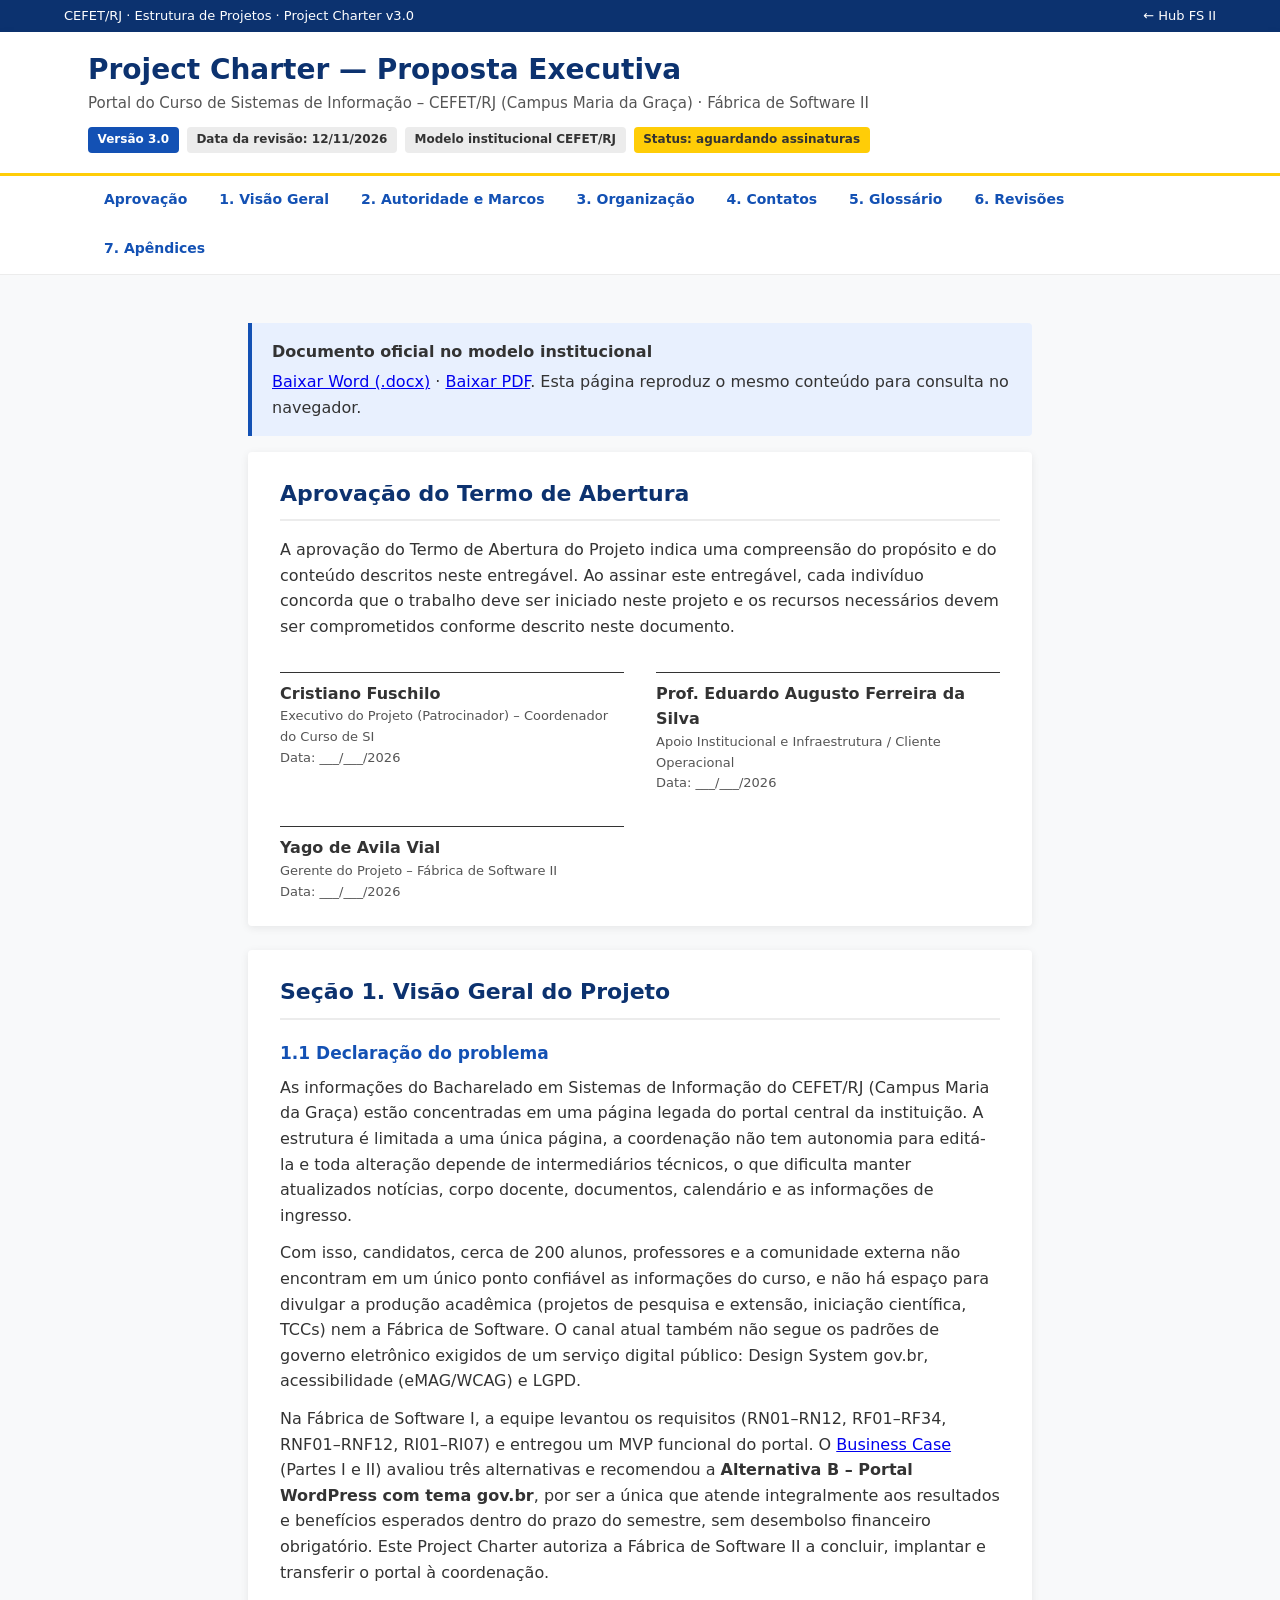
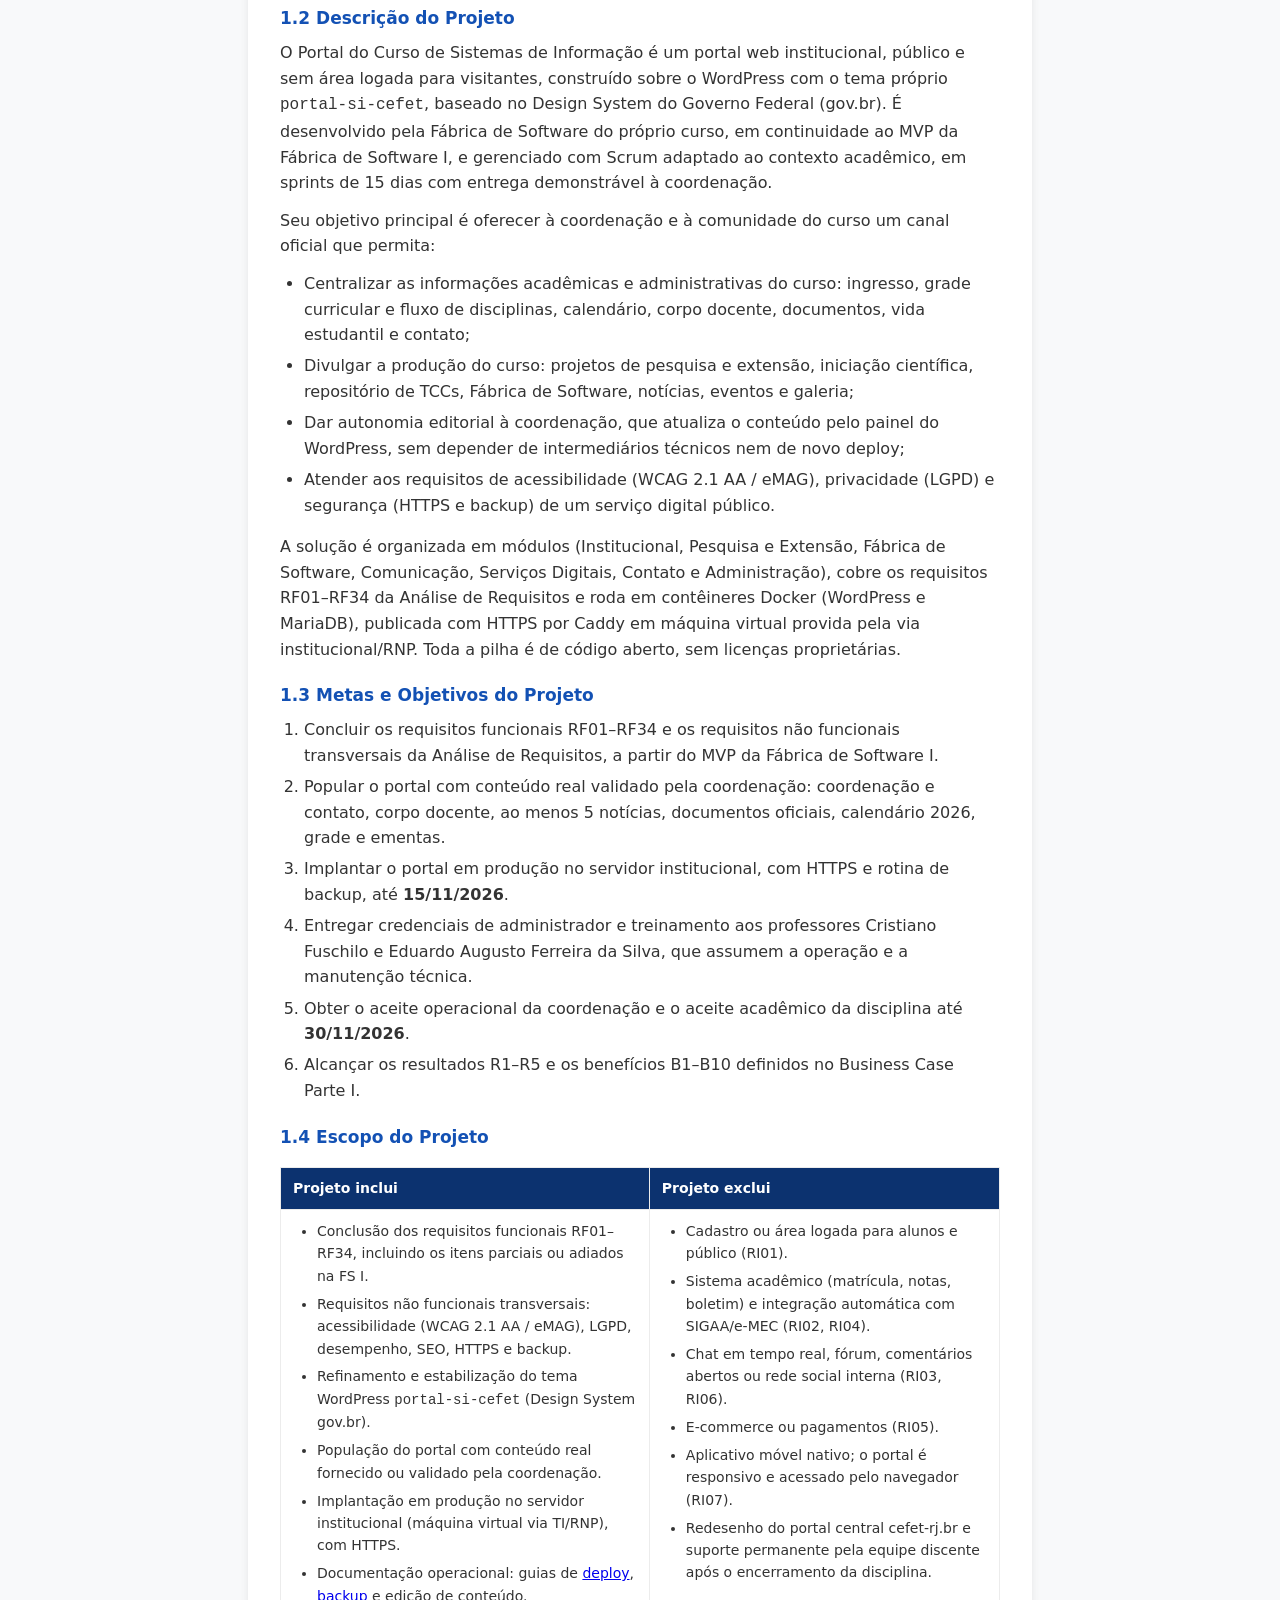
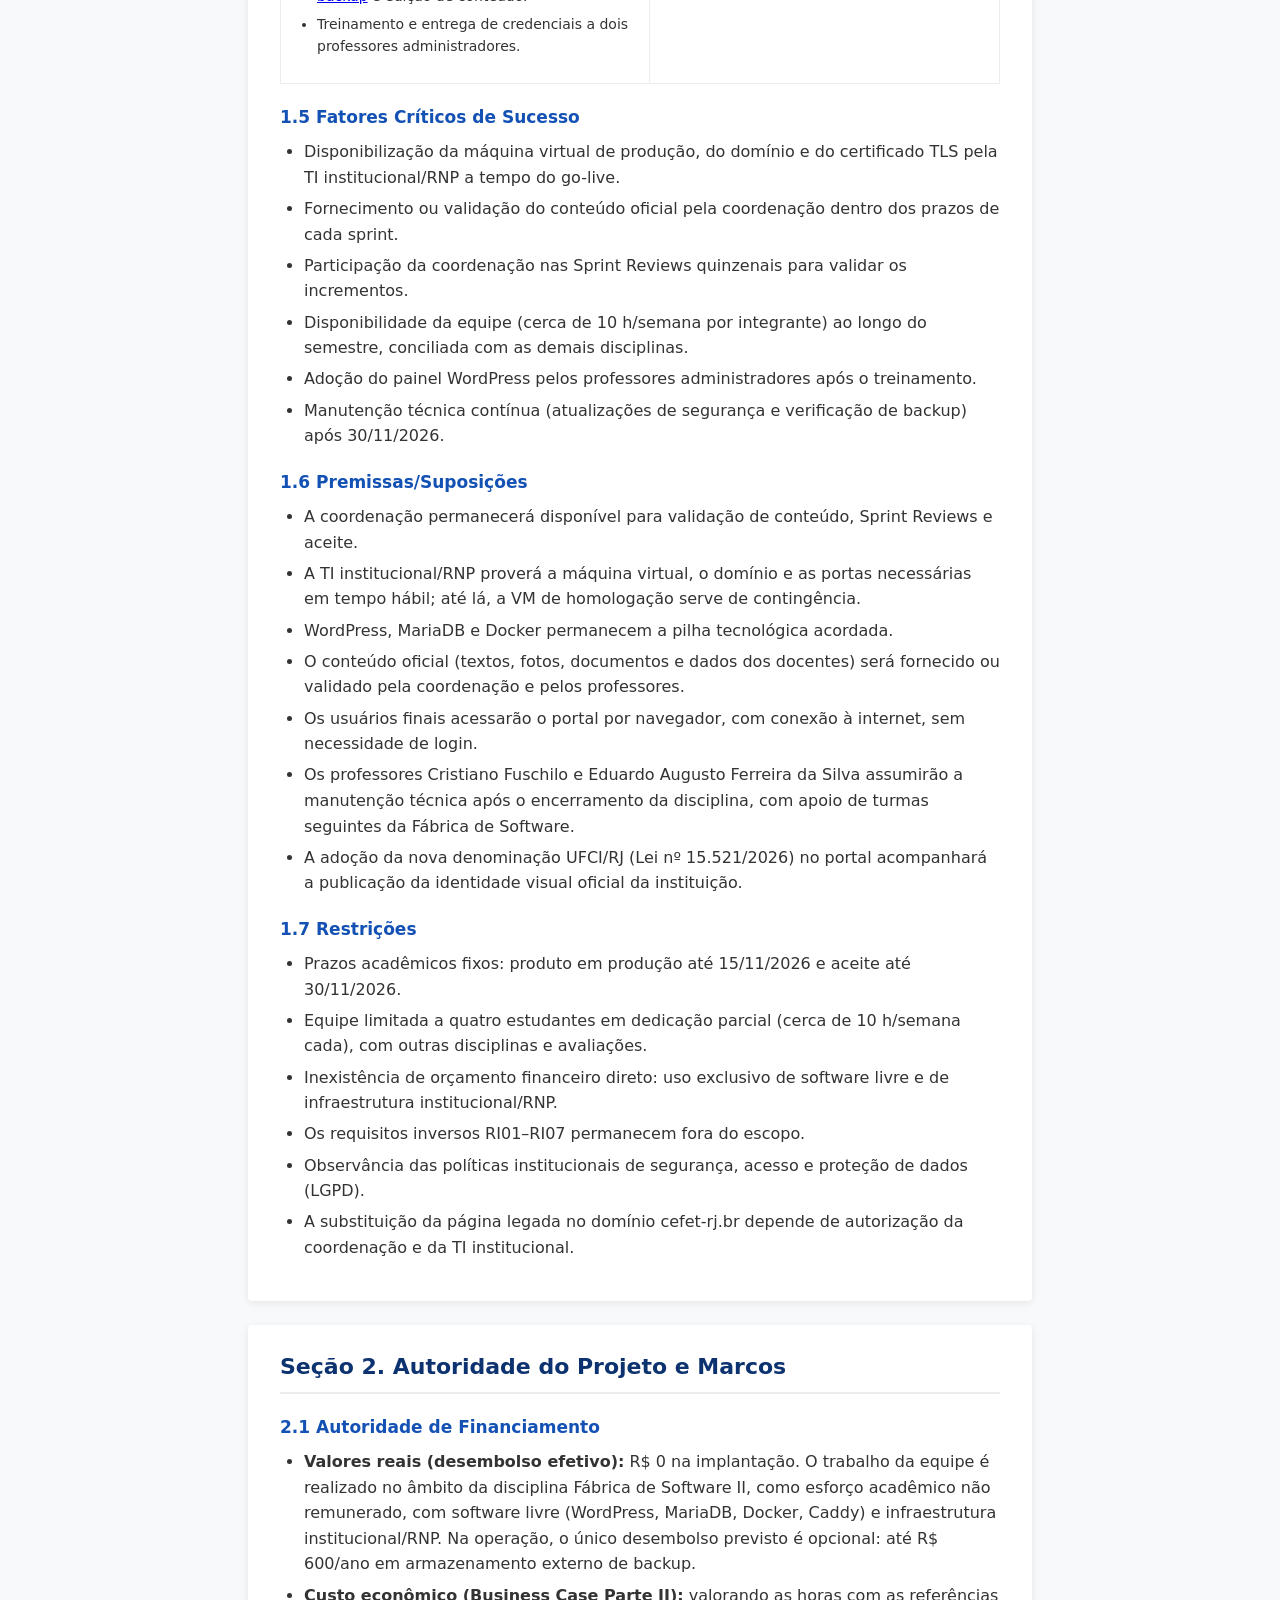
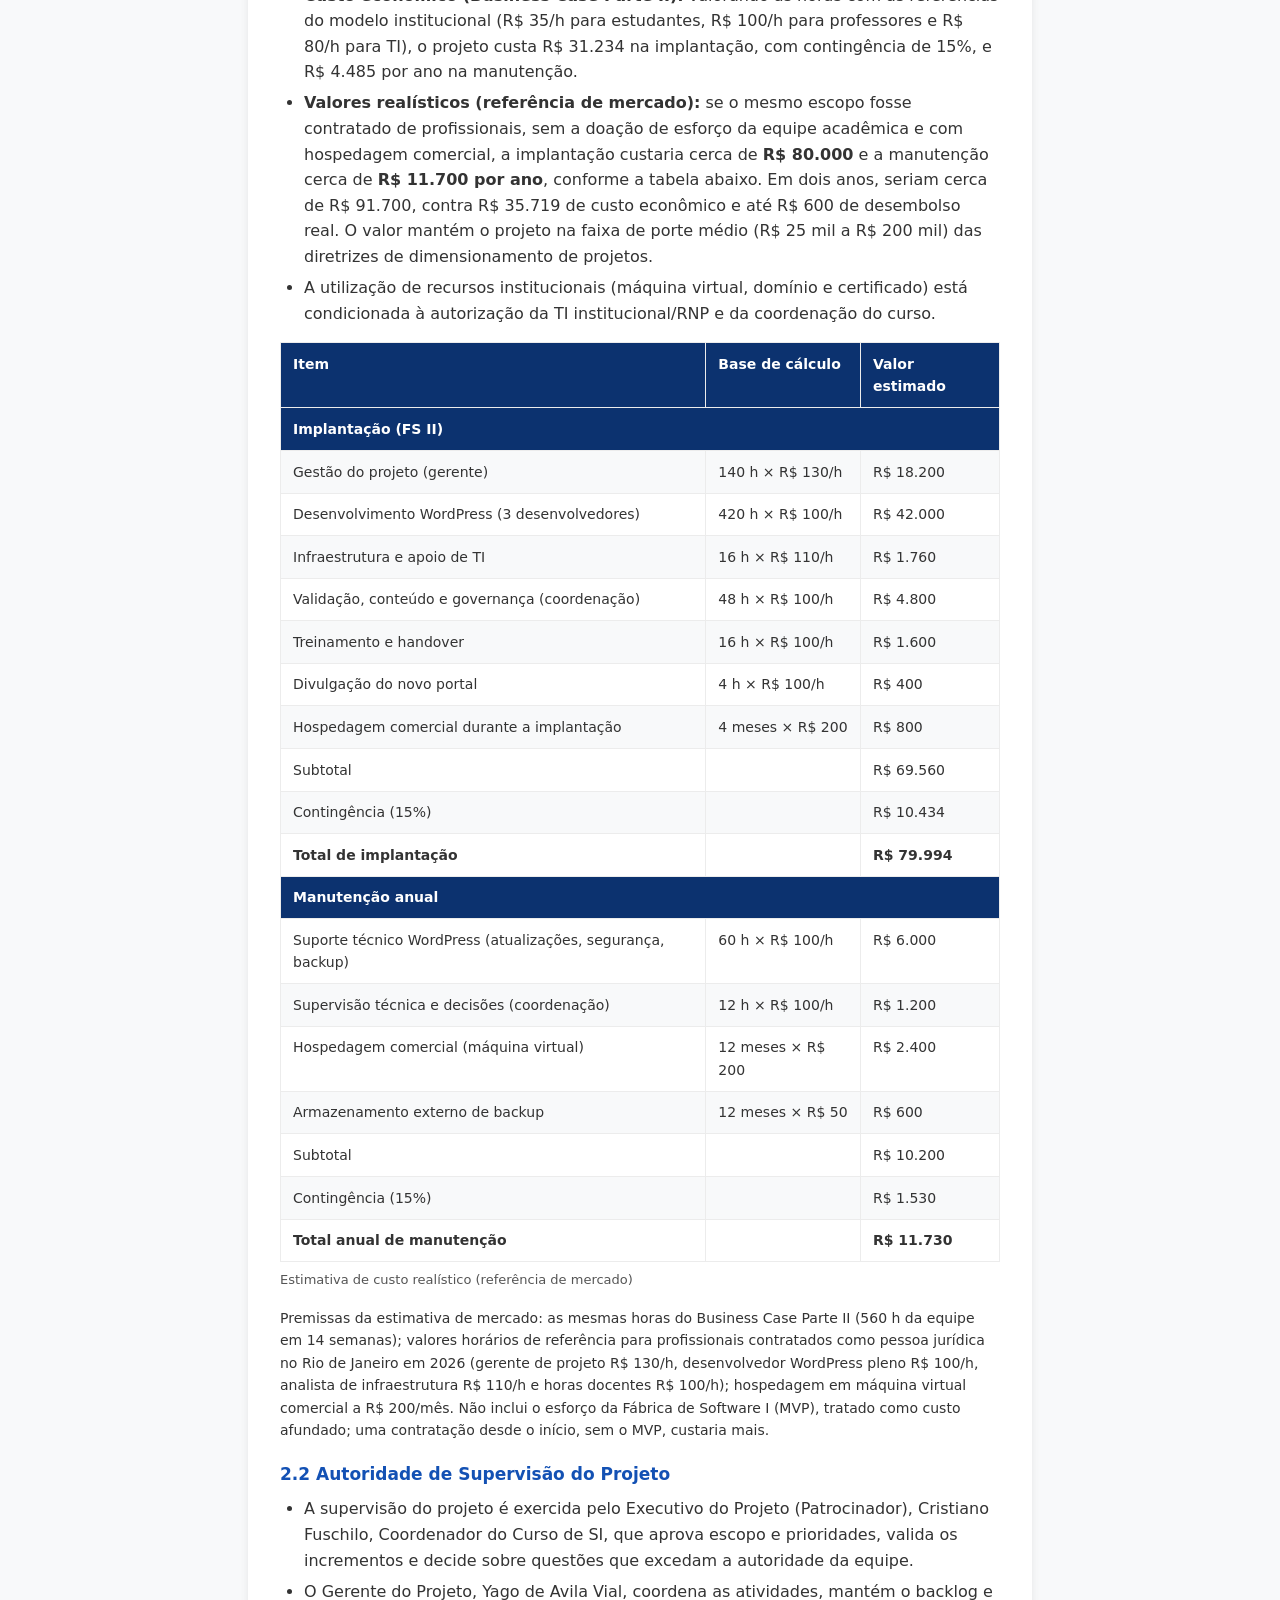
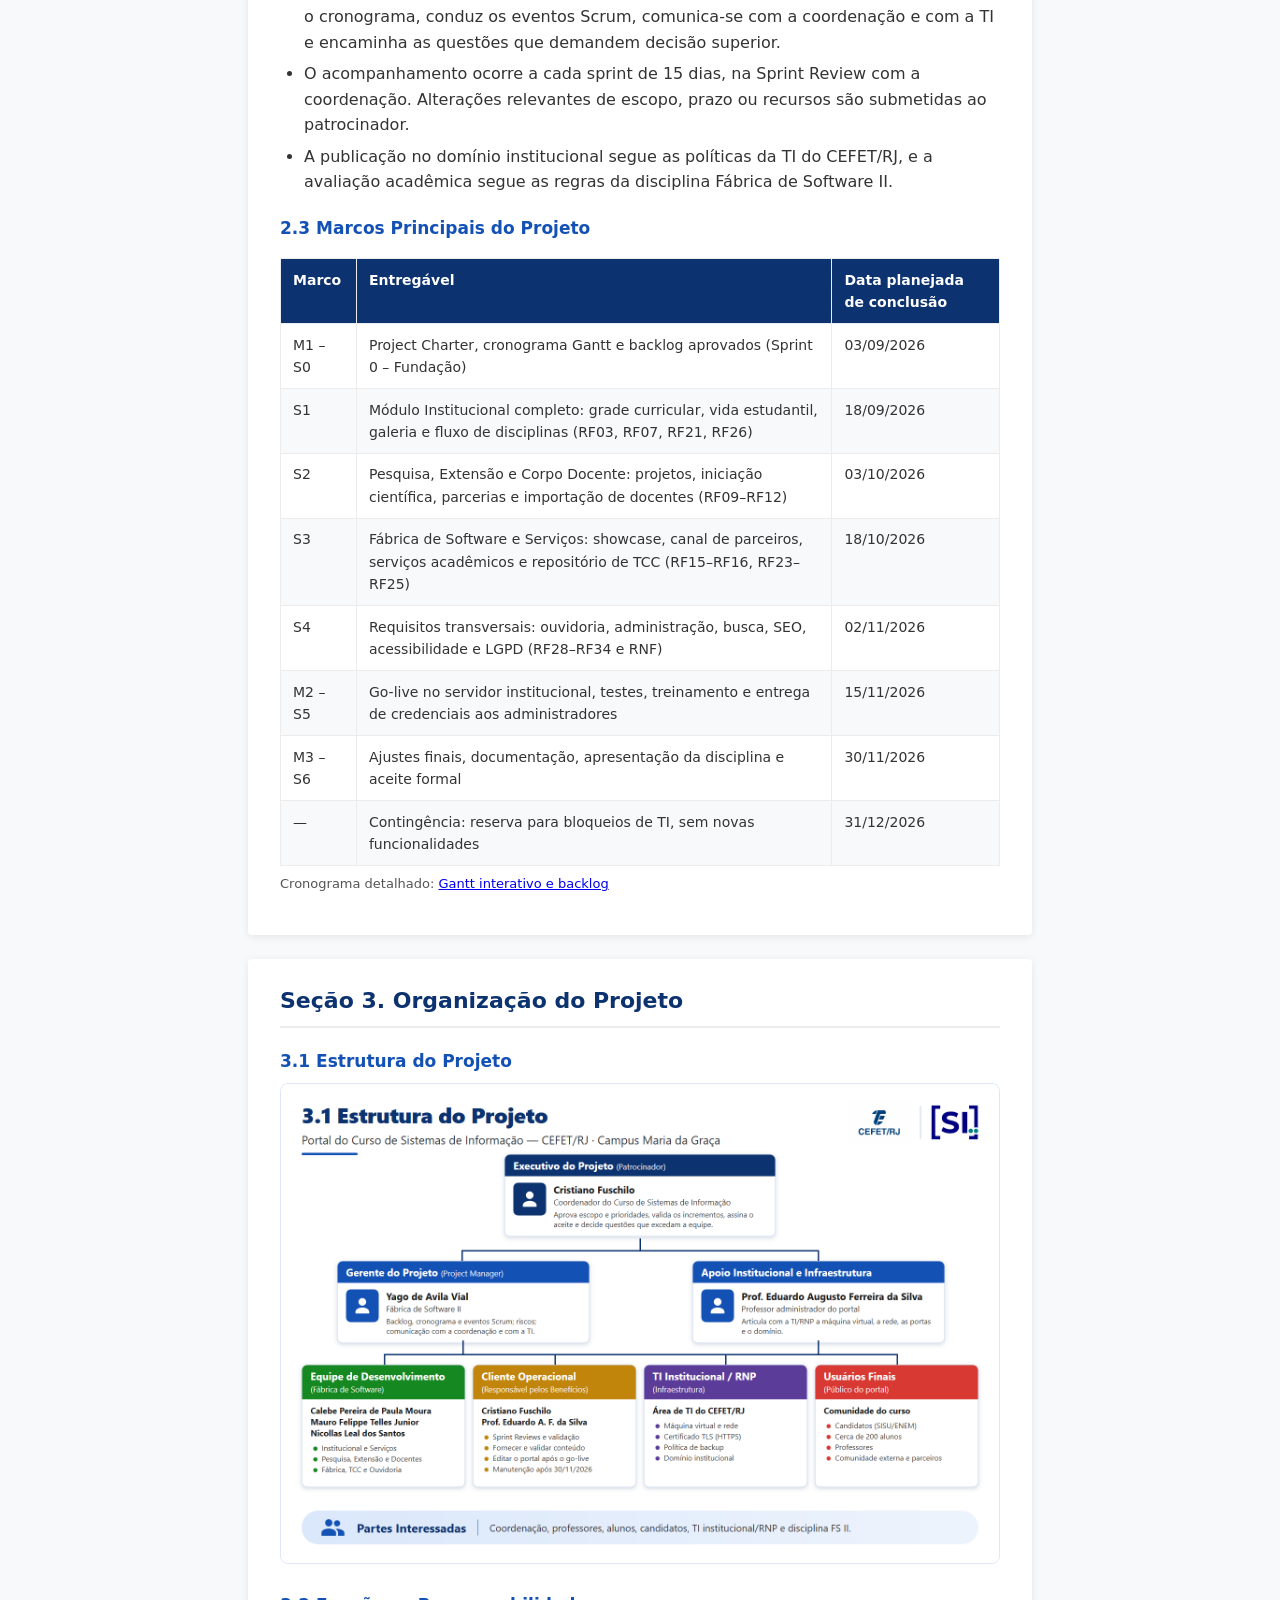
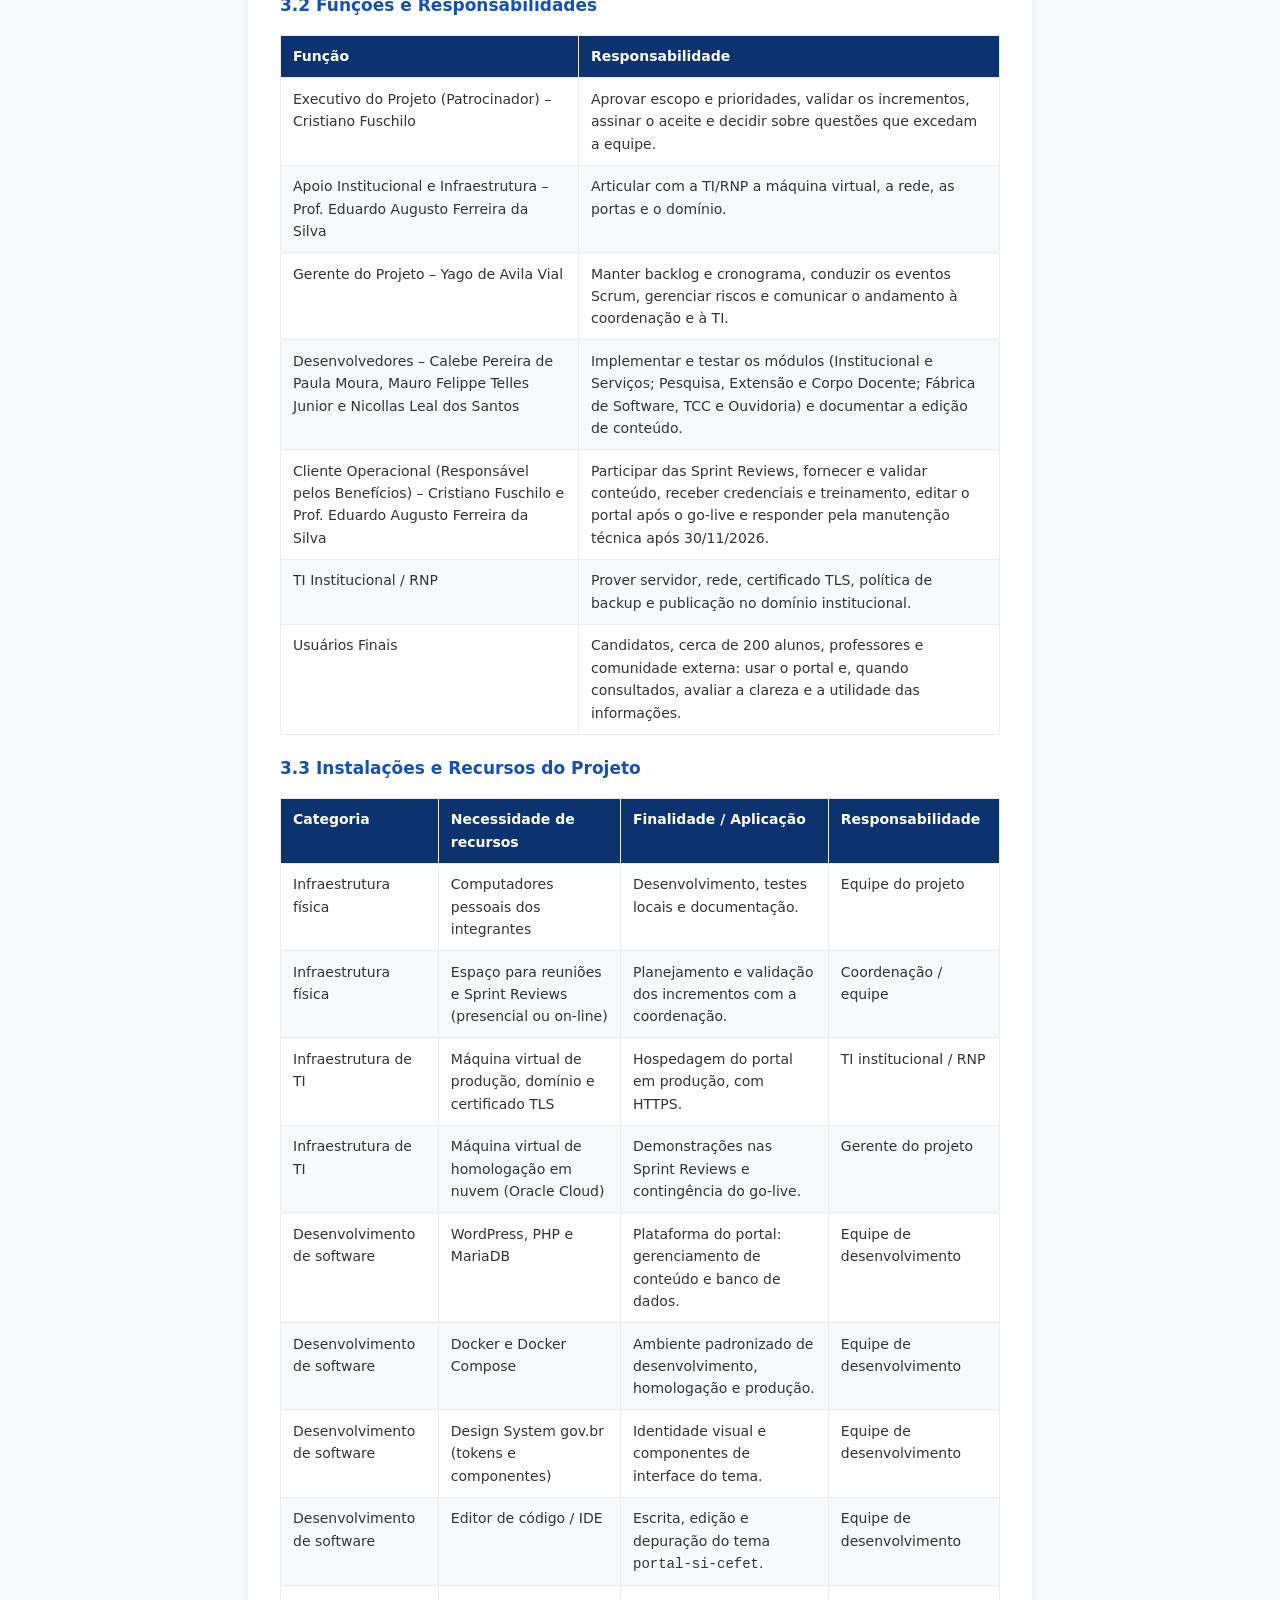
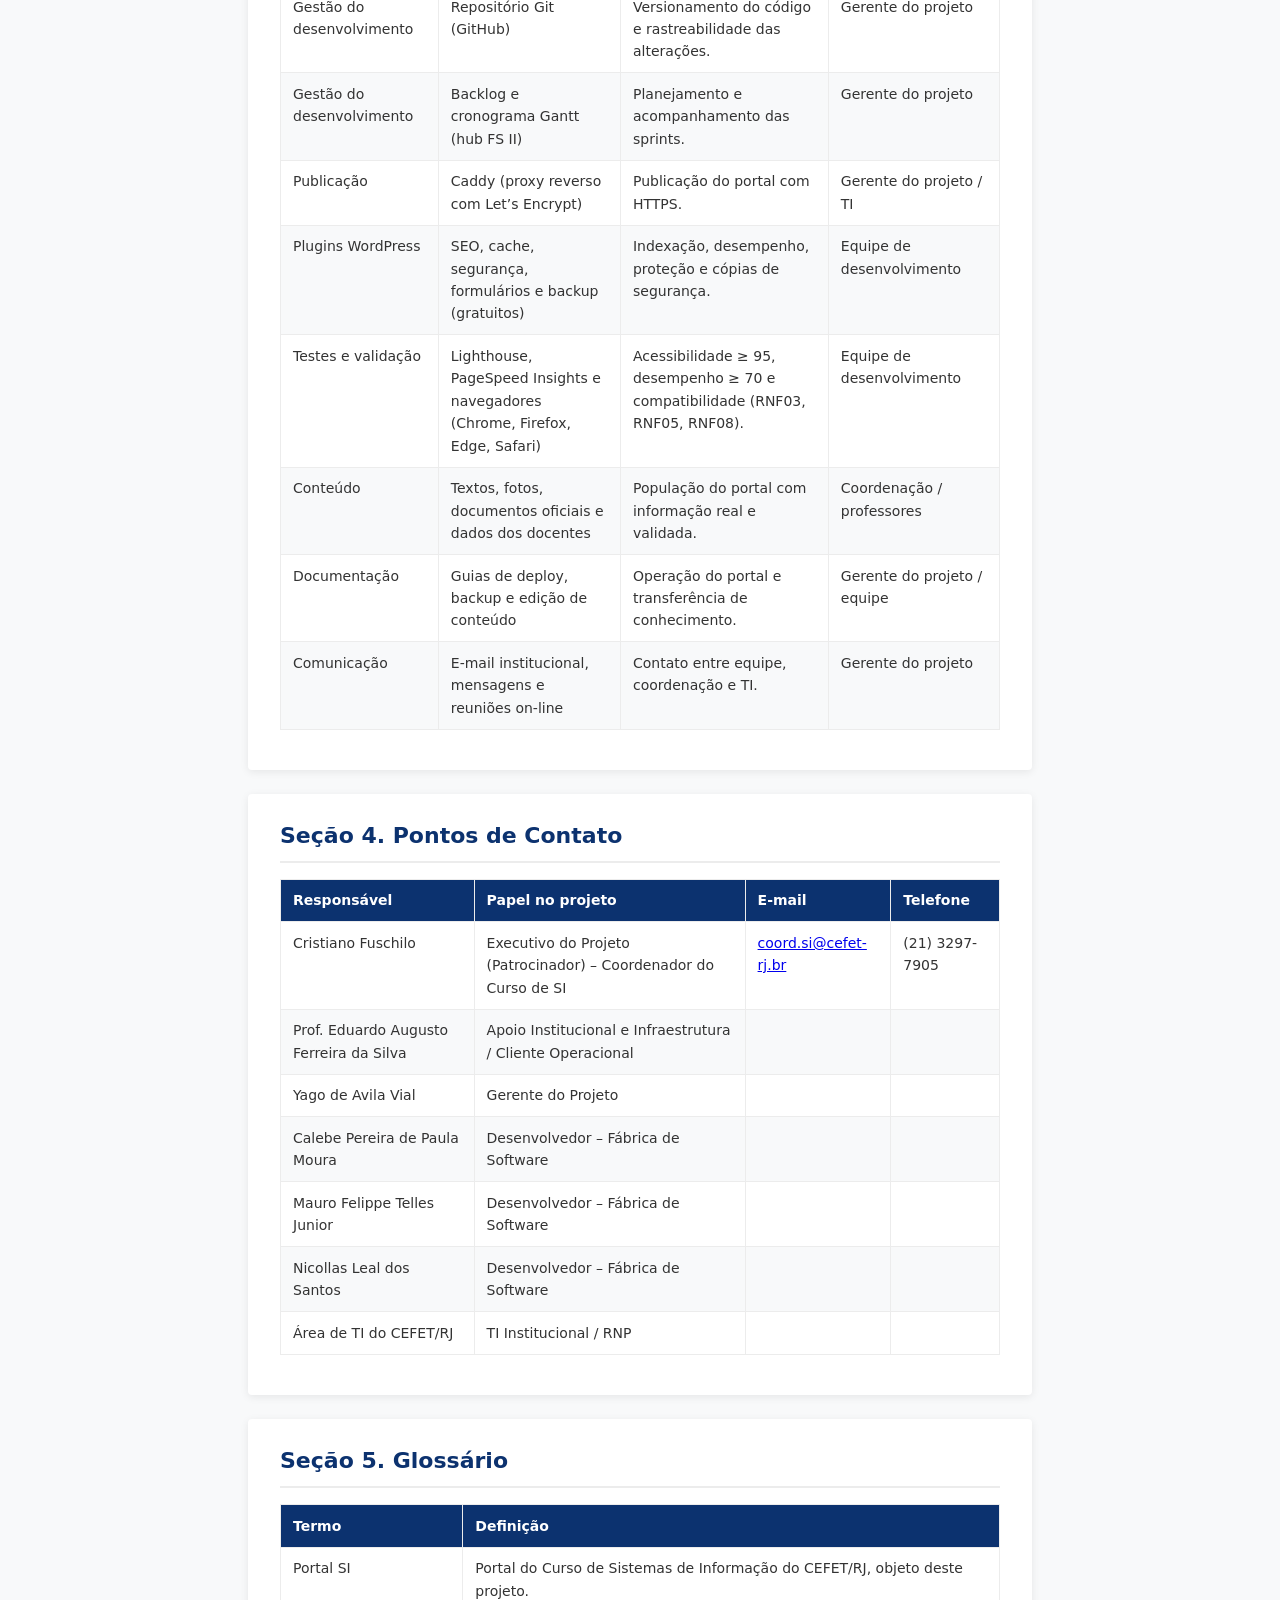
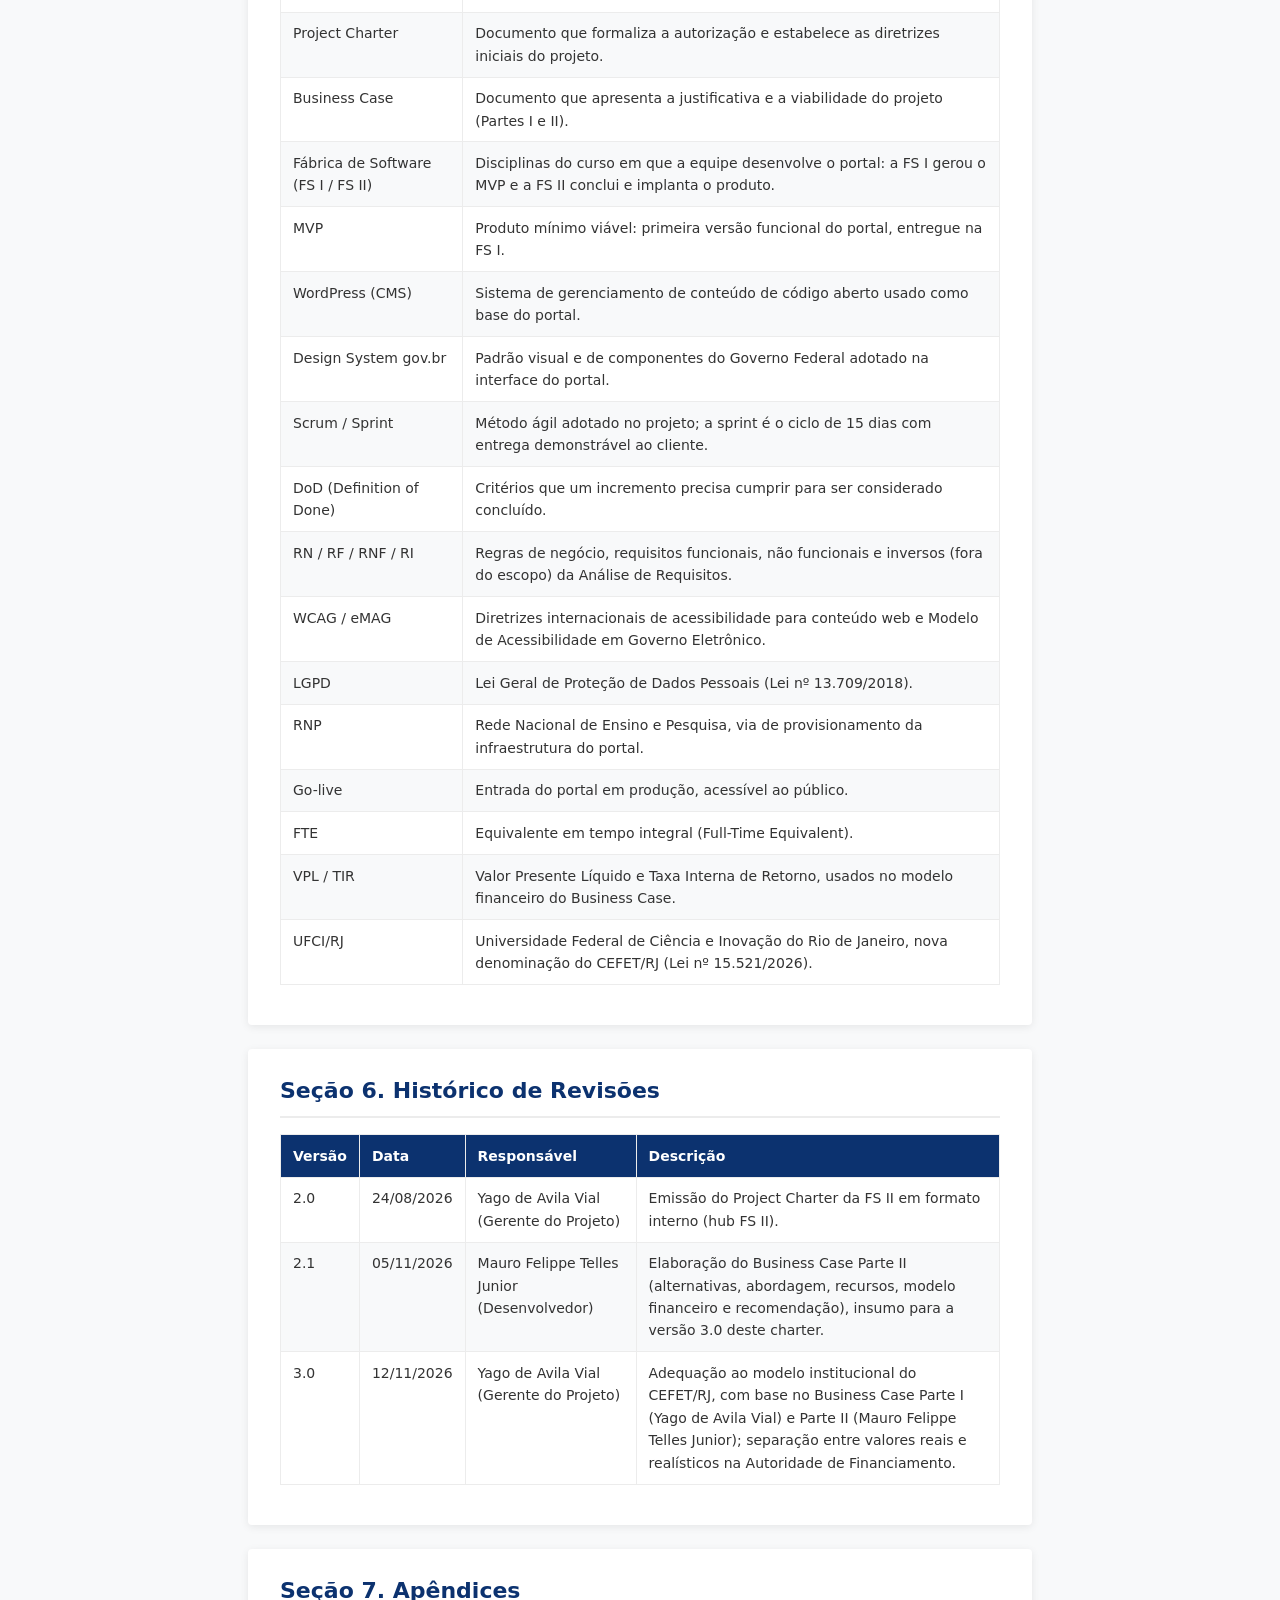
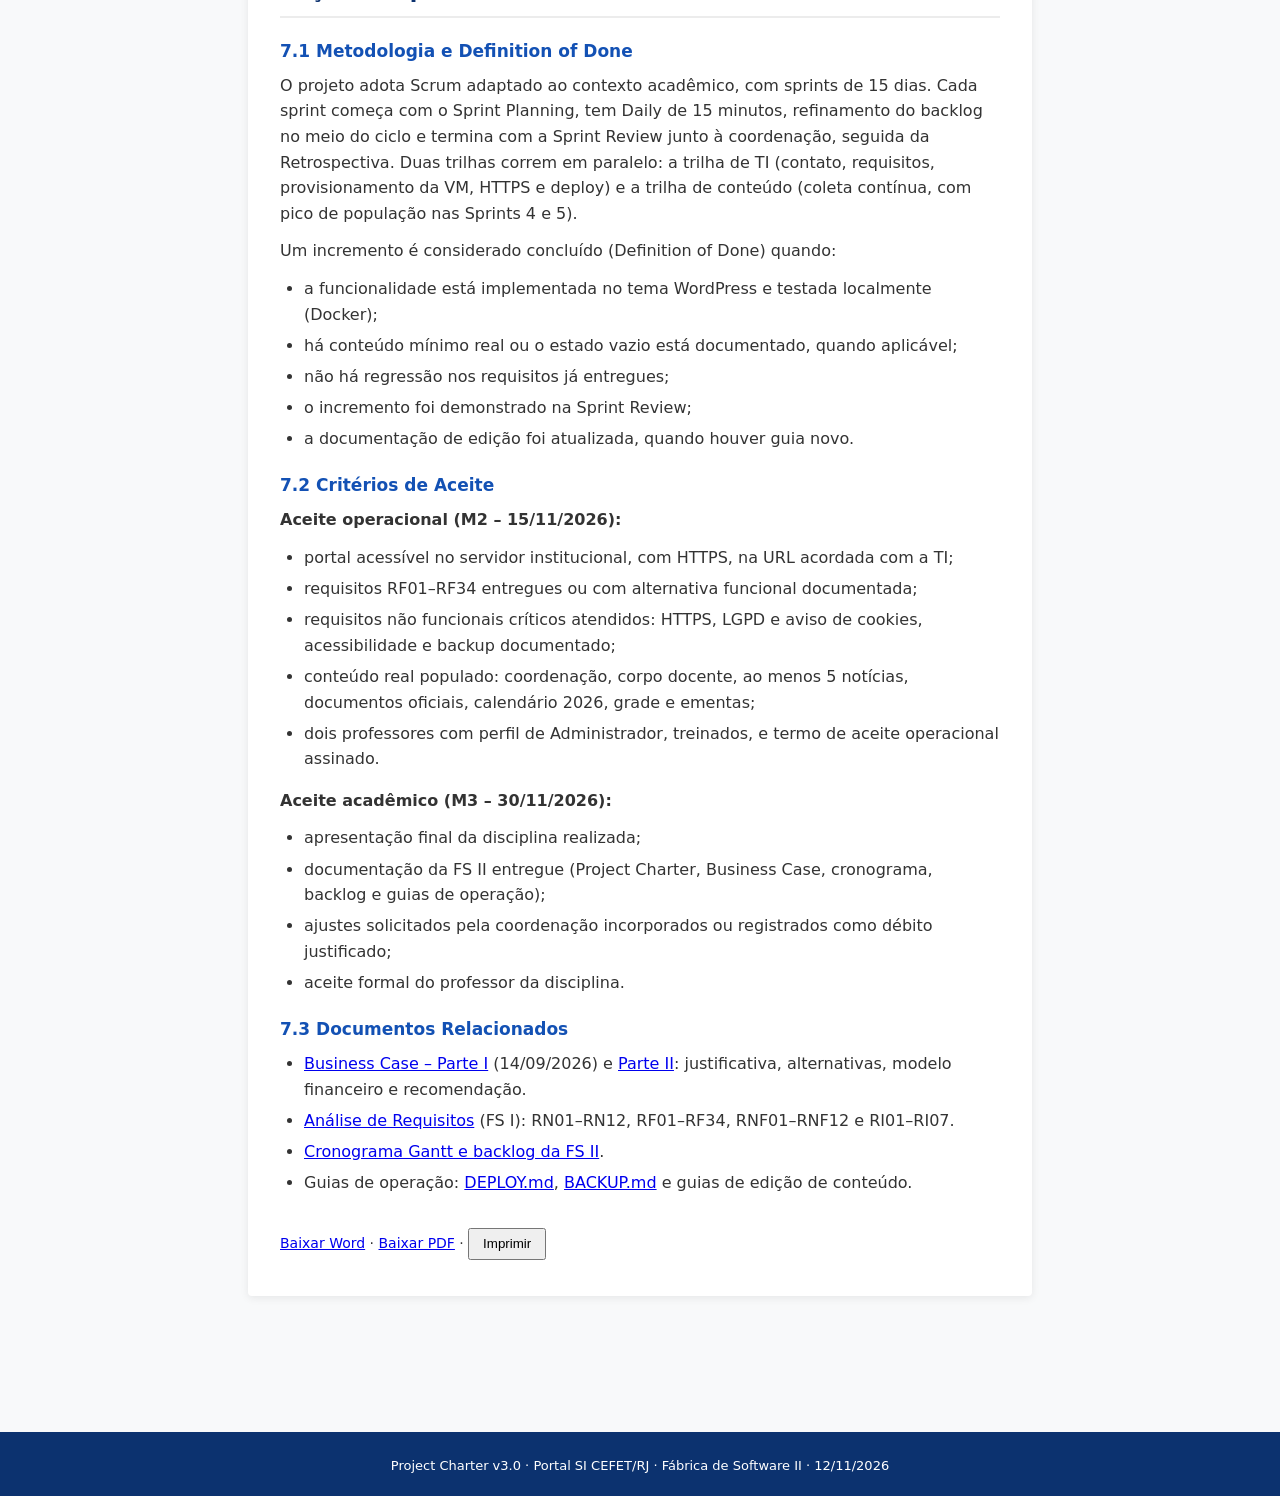
<file: docs/fs2/project-charter.html>
<!DOCTYPE html>
<html lang="pt-BR">
<head>
	<meta charset="UTF-8" />
	<meta name="viewport" content="width=device-width, initial-scale=1" />
	<title>Project Charter — Portal SI CEFET/RJ</title>
	<link rel="stylesheet" href="assets/fs2-docs.css" />
</head>
<body>
	<div class="fs2-topbar">
		<div class="fs2-topbar__inner">
			<span>CEFET/RJ · Estrutura de Projetos · Project Charter v3.0</span>
			<a href="index.html">← Hub FS II</a>
		</div>
	</div>

	<header class="fs2-header">
		<div class="fs2-header__inner">
			<h1>Project Charter — Proposta Executiva</h1>
			<p class="fs2-header__meta">Portal do Curso de Sistemas de Informação – CEFET/RJ (Campus Maria da Graça) · Fábrica de Software II</p>
			<div class="fs2-header__badges">
				<span class="fs2-badge fs2-badge--primary">Versão 3.0</span>
				<span class="fs2-badge">Data da revisão: 12/11/2026</span>
				<span class="fs2-badge">Modelo institucional CEFET/RJ</span>
				<span class="fs2-badge fs2-badge--warning">Status: aguardando assinaturas</span>
			</div>
		</div>
	</header>

	<nav class="fs2-nav" aria-label="Seções do charter">
		<div class="fs2-nav__inner">
			<a href="#aprovacao">Aprovação</a>
			<a href="#visao-geral">1. Visão Geral</a>
			<a href="#autoridade">2. Autoridade e Marcos</a>
			<a href="#organizacao">3. Organização</a>
			<a href="#contatos">4. Contatos</a>
			<a href="#glossario">5. Glossário</a>
			<a href="#revisoes">6. Revisões</a>
			<a href="#apendices">7. Apêndices</a>
		</div>
	</nav>

	<main class="fs2-main fs2-main--narrow">
		<div class="fs2-callout fs2-callout--info no-print">
			<span class="fs2-callout__title">Documento oficial no modelo institucional</span>
			<a href="Project-Charter-Portal-SI-v3.0.docx">Baixar Word (.docx)</a> ·
			<a href="Project-Charter-Portal-SI-v3.0.pdf">Baixar PDF</a>.
			Esta página reproduz o mesmo conteúdo para consulta no navegador.
		</div>

		<section class="fs2-section" id="aprovacao">
			<h2>Aprovação do Termo de Abertura</h2>
			<p>
				A aprovação do Termo de Abertura do Projeto indica uma compreensão do propósito e do conteúdo descritos neste entregável.
				Ao assinar este entregável, cada indivíduo concorda que o trabalho deve ser iniciado neste projeto e os recursos
				necessários devem ser comprometidos conforme descrito neste documento.
			</p>
			<div class="fs2-signatures">
				<div class="fs2-signature">
					<strong>Cristiano Fuschilo</strong>
					<div class="fs2-signature__role">Executivo do Projeto (Patrocinador) – Coordenador do Curso de SI</div>
					<div class="fs2-signature__role">Data: ___/___/2026</div>
				</div>
				<div class="fs2-signature">
					<strong>Prof. Eduardo Augusto Ferreira da Silva</strong>
					<div class="fs2-signature__role">Apoio Institucional e Infraestrutura / Cliente Operacional</div>
					<div class="fs2-signature__role">Data: ___/___/2026</div>
				</div>
				<div class="fs2-signature">
					<strong>Yago de Avila Vial</strong>
					<div class="fs2-signature__role">Gerente do Projeto – Fábrica de Software II</div>
					<div class="fs2-signature__role">Data: ___/___/2026</div>
				</div>
			</div>
		</section>

		<section class="fs2-section" id="visao-geral">
			<h2>Seção 1. Visão Geral do Projeto</h2>

			<h3>1.1 Declaração do problema</h3>
			<p>
				As informações do Bacharelado em Sistemas de Informação do CEFET/RJ (Campus Maria da Graça) estão concentradas em uma
				página legada do portal central da instituição. A estrutura é limitada a uma única página, a coordenação não tem autonomia
				para editá-la e toda alteração depende de intermediários técnicos, o que dificulta manter atualizados notícias, corpo docente,
				documentos, calendário e as informações de ingresso.
			</p>
			<p>
				Com isso, candidatos, cerca de 200 alunos, professores e a comunidade externa não encontram em um único ponto confiável as
				informações do curso, e não há espaço para divulgar a produção acadêmica (projetos de pesquisa e extensão, iniciação
				científica, TCCs) nem a Fábrica de Software. O canal atual também não segue os padrões de governo eletrônico exigidos de um
				serviço digital público: Design System gov.br, acessibilidade (eMAG/WCAG) e LGPD.
			</p>
			<p>
				Na Fábrica de Software I, a equipe levantou os requisitos (RN01–RN12, RF01–RF34, RNF01–RNF12, RI01–RI07) e entregou um MVP
				funcional do portal. O <a href="business-case.html">Business Case</a> (Partes I e II) avaliou três alternativas e recomendou a
				<strong>Alternativa B – Portal WordPress com tema gov.br</strong>, por ser a única que atende integralmente aos resultados e
				benefícios esperados dentro do prazo do semestre, sem desembolso financeiro obrigatório. Este Project Charter autoriza a
				Fábrica de Software II a concluir, implantar e transferir o portal à coordenação.
			</p>

			<h3>1.2 Descrição do Projeto</h3>
			<p>
				O Portal do Curso de Sistemas de Informação é um portal web institucional, público e sem área logada para visitantes,
				construído sobre o WordPress com o tema próprio <code>portal-si-cefet</code>, baseado no Design System do Governo Federal
				(gov.br). É desenvolvido pela Fábrica de Software do próprio curso, em continuidade ao MVP da Fábrica de Software I, e
				gerenciado com Scrum adaptado ao contexto acadêmico, em sprints de 15 dias com entrega demonstrável à coordenação.
			</p>
			<p>Seu objetivo principal é oferecer à coordenação e à comunidade do curso um canal oficial que permita:</p>
			<ul>
				<li>Centralizar as informações acadêmicas e administrativas do curso: ingresso, grade curricular e fluxo de disciplinas, calendário, corpo docente, documentos, vida estudantil e contato;</li>
				<li>Divulgar a produção do curso: projetos de pesquisa e extensão, iniciação científica, repositório de TCCs, Fábrica de Software, notícias, eventos e galeria;</li>
				<li>Dar autonomia editorial à coordenação, que atualiza o conteúdo pelo painel do WordPress, sem depender de intermediários técnicos nem de novo deploy;</li>
				<li>Atender aos requisitos de acessibilidade (WCAG 2.1 AA / eMAG), privacidade (LGPD) e segurança (HTTPS e backup) de um serviço digital público.</li>
			</ul>
			<p>
				A solução é organizada em módulos (Institucional, Pesquisa e Extensão, Fábrica de Software, Comunicação, Serviços Digitais,
				Contato e Administração), cobre os requisitos RF01–RF34 da Análise de Requisitos e roda em contêineres Docker (WordPress e
				MariaDB), publicada com HTTPS por Caddy em máquina virtual provida pela via institucional/RNP. Toda a pilha é de código
				aberto, sem licenças proprietárias.
			</p>

			<h3>1.3 Metas e Objetivos do Projeto</h3>
			<ol>
				<li>Concluir os requisitos funcionais RF01–RF34 e os requisitos não funcionais transversais da Análise de Requisitos, a partir do MVP da Fábrica de Software I.</li>
				<li>Popular o portal com conteúdo real validado pela coordenação: coordenação e contato, corpo docente, ao menos 5 notícias, documentos oficiais, calendário 2026, grade e ementas.</li>
				<li>Implantar o portal em produção no servidor institucional, com HTTPS e rotina de backup, até <strong>15/11/2026</strong>.</li>
				<li>Entregar credenciais de administrador e treinamento aos professores Cristiano Fuschilo e Eduardo Augusto Ferreira da Silva, que assumem a operação e a manutenção técnica.</li>
				<li>Obter o aceite operacional da coordenação e o aceite acadêmico da disciplina até <strong>30/11/2026</strong>.</li>
				<li>Alcançar os resultados R1–R5 e os benefícios B1–B10 definidos no Business Case Parte I.</li>
			</ol>

			<h3>1.4 Escopo do Projeto</h3>
			<div class="fs2-table-wrap">
				<table class="fs2-table">
					<thead><tr><th>Projeto inclui</th><th>Projeto exclui</th></tr></thead>
					<tbody>
						<tr>
							<td>
								<ul>
									<li>Conclusão dos requisitos funcionais RF01–RF34, incluindo os itens parciais ou adiados na FS I.</li>
									<li>Requisitos não funcionais transversais: acessibilidade (WCAG 2.1 AA / eMAG), LGPD, desempenho, SEO, HTTPS e backup.</li>
									<li>Refinamento e estabilização do tema WordPress <code>portal-si-cefet</code> (Design System gov.br).</li>
									<li>População do portal com conteúdo real fornecido ou validado pela coordenação.</li>
									<li>Implantação em produção no servidor institucional (máquina virtual via TI/RNP), com HTTPS.</li>
									<li>Documentação operacional: guias de <a href="../DEPLOY.md">deploy</a>, <a href="../BACKUP.md">backup</a> e edição de conteúdo.</li>
									<li>Treinamento e entrega de credenciais a dois professores administradores.</li>
								</ul>
							</td>
							<td>
								<ul>
									<li>Cadastro ou área logada para alunos e público (RI01).</li>
									<li>Sistema acadêmico (matrícula, notas, boletim) e integração automática com SIGAA/e-MEC (RI02, RI04).</li>
									<li>Chat em tempo real, fórum, comentários abertos ou rede social interna (RI03, RI06).</li>
									<li>E-commerce ou pagamentos (RI05).</li>
									<li>Aplicativo móvel nativo; o portal é responsivo e acessado pelo navegador (RI07).</li>
									<li>Redesenho do portal central cefet-rj.br e suporte permanente pela equipe discente após o encerramento da disciplina.</li>
								</ul>
							</td>
						</tr>
					</tbody>
				</table>
			</div>

			<h3>1.5 Fatores Críticos de Sucesso</h3>
			<ul>
				<li>Disponibilização da máquina virtual de produção, do domínio e do certificado TLS pela TI institucional/RNP a tempo do go-live.</li>
				<li>Fornecimento ou validação do conteúdo oficial pela coordenação dentro dos prazos de cada sprint.</li>
				<li>Participação da coordenação nas Sprint Reviews quinzenais para validar os incrementos.</li>
				<li>Disponibilidade da equipe (cerca de 10 h/semana por integrante) ao longo do semestre, conciliada com as demais disciplinas.</li>
				<li>Adoção do painel WordPress pelos professores administradores após o treinamento.</li>
				<li>Manutenção técnica contínua (atualizações de segurança e verificação de backup) após 30/11/2026.</li>
			</ul>

			<h3>1.6 Premissas/Suposições</h3>
			<ul>
				<li>A coordenação permanecerá disponível para validação de conteúdo, Sprint Reviews e aceite.</li>
				<li>A TI institucional/RNP proverá a máquina virtual, o domínio e as portas necessárias em tempo hábil; até lá, a VM de homologação serve de contingência.</li>
				<li>WordPress, MariaDB e Docker permanecem a pilha tecnológica acordada.</li>
				<li>O conteúdo oficial (textos, fotos, documentos e dados dos docentes) será fornecido ou validado pela coordenação e pelos professores.</li>
				<li>Os usuários finais acessarão o portal por navegador, com conexão à internet, sem necessidade de login.</li>
				<li>Os professores Cristiano Fuschilo e Eduardo Augusto Ferreira da Silva assumirão a manutenção técnica após o encerramento da disciplina, com apoio de turmas seguintes da Fábrica de Software.</li>
				<li>A adoção da nova denominação UFCI/RJ (Lei nº 15.521/2026) no portal acompanhará a publicação da identidade visual oficial da instituição.</li>
			</ul>

			<h3>1.7 Restrições</h3>
			<ul>
				<li>Prazos acadêmicos fixos: produto em produção até 15/11/2026 e aceite até 30/11/2026.</li>
				<li>Equipe limitada a quatro estudantes em dedicação parcial (cerca de 10 h/semana cada), com outras disciplinas e avaliações.</li>
				<li>Inexistência de orçamento financeiro direto: uso exclusivo de software livre e de infraestrutura institucional/RNP.</li>
				<li>Os requisitos inversos RI01–RI07 permanecem fora do escopo.</li>
				<li>Observância das políticas institucionais de segurança, acesso e proteção de dados (LGPD).</li>
				<li>A substituição da página legada no domínio cefet-rj.br depende de autorização da coordenação e da TI institucional.</li>
			</ul>
		</section>

		<section class="fs2-section" id="autoridade">
			<h2>Seção 2. Autoridade do Projeto e Marcos</h2>

			<h3>2.1 Autoridade de Financiamento</h3>
			<ul>
				<li><strong>Valores reais (desembolso efetivo):</strong> R$ 0 na implantação. O trabalho da equipe é realizado no âmbito da disciplina Fábrica de Software II, como esforço acadêmico não remunerado, com software livre (WordPress, MariaDB, Docker, Caddy) e infraestrutura institucional/RNP. Na operação, o único desembolso previsto é opcional: até R$ 600/ano em armazenamento externo de backup.</li>
				<li><strong>Custo econômico (Business Case Parte II):</strong> valorando as horas com as referências do modelo institucional (R$ 35/h para estudantes, R$ 100/h para professores e R$ 80/h para TI), o projeto custa R$ 31.234 na implantação, com contingência de 15%, e R$ 4.485 por ano na manutenção.</li>
				<li><strong>Valores realísticos (referência de mercado):</strong> se o mesmo escopo fosse contratado de profissionais, sem a doação de esforço da equipe acadêmica e com hospedagem comercial, a implantação custaria cerca de <strong>R$ 80.000</strong> e a manutenção cerca de <strong>R$ 11.700 por ano</strong>, conforme a tabela abaixo. Em dois anos, seriam cerca de R$ 91.700, contra R$ 35.719 de custo econômico e até R$ 600 de desembolso real. O valor mantém o projeto na faixa de porte médio (R$ 25 mil a R$ 200 mil) das diretrizes de dimensionamento de projetos.</li>
				<li>A utilização de recursos institucionais (máquina virtual, domínio e certificado) está condicionada à autorização da TI institucional/RNP e da coordenação do curso.</li>
			</ul>
			<div class="fs2-table-wrap">
				<table class="fs2-table">
					<caption>Estimativa de custo realístico (referência de mercado)</caption>
					<thead><tr><th>Item</th><th>Base de cálculo</th><th>Valor estimado</th></tr></thead>
					<tbody>
						<tr><th scope="rowgroup" colspan="3">Implantação (FS II)</th></tr>
						<tr><td>Gestão do projeto (gerente)</td><td>140 h × R$ 130/h</td><td>R$ 18.200</td></tr>
						<tr><td>Desenvolvimento WordPress (3 desenvolvedores)</td><td>420 h × R$ 100/h</td><td>R$ 42.000</td></tr>
						<tr><td>Infraestrutura e apoio de TI</td><td>16 h × R$ 110/h</td><td>R$ 1.760</td></tr>
						<tr><td>Validação, conteúdo e governança (coordenação)</td><td>48 h × R$ 100/h</td><td>R$ 4.800</td></tr>
						<tr><td>Treinamento e handover</td><td>16 h × R$ 100/h</td><td>R$ 1.600</td></tr>
						<tr><td>Divulgação do novo portal</td><td>4 h × R$ 100/h</td><td>R$ 400</td></tr>
						<tr><td>Hospedagem comercial durante a implantação</td><td>4 meses × R$ 200</td><td>R$ 800</td></tr>
						<tr><td>Subtotal</td><td></td><td>R$ 69.560</td></tr>
						<tr><td>Contingência (15%)</td><td></td><td>R$ 10.434</td></tr>
						<tr><td><strong>Total de implantação</strong></td><td></td><td><strong>R$ 79.994</strong></td></tr>
						<tr><th scope="rowgroup" colspan="3">Manutenção anual</th></tr>
						<tr><td>Suporte técnico WordPress (atualizações, segurança, backup)</td><td>60 h × R$ 100/h</td><td>R$ 6.000</td></tr>
						<tr><td>Supervisão técnica e decisões (coordenação)</td><td>12 h × R$ 100/h</td><td>R$ 1.200</td></tr>
						<tr><td>Hospedagem comercial (máquina virtual)</td><td>12 meses × R$ 200</td><td>R$ 2.400</td></tr>
						<tr><td>Armazenamento externo de backup</td><td>12 meses × R$ 50</td><td>R$ 600</td></tr>
						<tr><td>Subtotal</td><td></td><td>R$ 10.200</td></tr>
						<tr><td>Contingência (15%)</td><td></td><td>R$ 1.530</td></tr>
						<tr><td><strong>Total anual de manutenção</strong></td><td></td><td><strong>R$ 11.730</strong></td></tr>
					</tbody>
				</table>
			</div>
			<p style="font-size:0.875rem">
				Premissas da estimativa de mercado: as mesmas horas do Business Case Parte II (560 h da equipe em 14 semanas); valores
				horários de referência para profissionais contratados como pessoa jurídica no Rio de Janeiro em 2026 (gerente de projeto
				R$ 130/h, desenvolvedor WordPress pleno R$ 100/h, analista de infraestrutura R$ 110/h e horas docentes R$ 100/h);
				hospedagem em máquina virtual comercial a R$ 200/mês. Não inclui o esforço da Fábrica de Software I (MVP), tratado como
				custo afundado; uma contratação desde o início, sem o MVP, custaria mais.
			</p>

			<h3>2.2 Autoridade de Supervisão do Projeto</h3>
			<ul>
				<li>A supervisão do projeto é exercida pelo Executivo do Projeto (Patrocinador), Cristiano Fuschilo, Coordenador do Curso de SI, que aprova escopo e prioridades, valida os incrementos e decide sobre questões que excedam a autoridade da equipe.</li>
				<li>O Gerente do Projeto, Yago de Avila Vial, coordena as atividades, mantém o backlog e o cronograma, conduz os eventos Scrum, comunica-se com a coordenação e com a TI e encaminha as questões que demandem decisão superior.</li>
				<li>O acompanhamento ocorre a cada sprint de 15 dias, na Sprint Review com a coordenação. Alterações relevantes de escopo, prazo ou recursos são submetidas ao patrocinador.</li>
				<li>A publicação no domínio institucional segue as políticas da TI do CEFET/RJ, e a avaliação acadêmica segue as regras da disciplina Fábrica de Software II.</li>
			</ul>

			<h3>2.3 Marcos Principais do Projeto</h3>
			<div class="fs2-table-wrap">
				<table class="fs2-table">
					<caption>Cronograma detalhado: <a href="cronograma-gantt.html">Gantt interativo e backlog</a></caption>
					<thead><tr><th>Marco</th><th>Entregável</th><th>Data planejada de conclusão</th></tr></thead>
					<tbody>
						<tr><td>M1 – S0</td><td>Project Charter, cronograma Gantt e backlog aprovados (Sprint 0 – Fundação)</td><td>03/09/2026</td></tr>
						<tr><td>S1</td><td>Módulo Institucional completo: grade curricular, vida estudantil, galeria e fluxo de disciplinas (RF03, RF07, RF21, RF26)</td><td>18/09/2026</td></tr>
						<tr><td>S2</td><td>Pesquisa, Extensão e Corpo Docente: projetos, iniciação científica, parcerias e importação de docentes (RF09–RF12)</td><td>03/10/2026</td></tr>
						<tr><td>S3</td><td>Fábrica de Software e Serviços: showcase, canal de parceiros, serviços acadêmicos e repositório de TCC (RF15–RF16, RF23–RF25)</td><td>18/10/2026</td></tr>
						<tr><td>S4</td><td>Requisitos transversais: ouvidoria, administração, busca, SEO, acessibilidade e LGPD (RF28–RF34 e RNF)</td><td>02/11/2026</td></tr>
						<tr><td>M2 – S5</td><td>Go-live no servidor institucional, testes, treinamento e entrega de credenciais aos administradores</td><td>15/11/2026</td></tr>
						<tr><td>M3 – S6</td><td>Ajustes finais, documentação, apresentação da disciplina e aceite formal</td><td>30/11/2026</td></tr>
						<tr><td>—</td><td>Contingência: reserva para bloqueios de TI, sem novas funcionalidades</td><td>31/12/2026</td></tr>
					</tbody>
				</table>
			</div>
		</section>

		<section class="fs2-section" id="organizacao">
			<h2>Seção 3. Organização do Projeto</h2>

			<h3>3.1 Estrutura do Projeto</h3>
			<p>
				<img src="assets/charter-estrutura.png" width="1536" height="1024" style="width:100%;height:auto;border:1px solid #dbe8fb;border-radius:8px"
					alt="Organograma: o Executivo do Projeto, Cristiano Fuschilo, no topo; abaixo, o Gerente do Projeto, Yago de Avila Vial, e o Apoio Institucional e Infraestrutura, Prof. Eduardo Augusto Ferreira da Silva; na base, Equipe de Desenvolvimento, Cliente Operacional, TI Institucional/RNP e Usuários Finais." />
			</p>

			<h3>3.2 Funções e Responsabilidades</h3>
			<div class="fs2-table-wrap">
				<table class="fs2-table">
					<thead><tr><th>Função</th><th>Responsabilidade</th></tr></thead>
					<tbody>
						<tr><td>Executivo do Projeto (Patrocinador) – Cristiano Fuschilo</td><td>Aprovar escopo e prioridades, validar os incrementos, assinar o aceite e decidir sobre questões que excedam a equipe.</td></tr>
						<tr><td>Apoio Institucional e Infraestrutura – Prof. Eduardo Augusto Ferreira da Silva</td><td>Articular com a TI/RNP a máquina virtual, a rede, as portas e o domínio.</td></tr>
						<tr><td>Gerente do Projeto – Yago de Avila Vial</td><td>Manter backlog e cronograma, conduzir os eventos Scrum, gerenciar riscos e comunicar o andamento à coordenação e à TI.</td></tr>
						<tr><td>Desenvolvedores – Calebe Pereira de Paula Moura, Mauro Felippe Telles Junior e Nicollas Leal dos Santos</td><td>Implementar e testar os módulos (Institucional e Serviços; Pesquisa, Extensão e Corpo Docente; Fábrica de Software, TCC e Ouvidoria) e documentar a edição de conteúdo.</td></tr>
						<tr><td>Cliente Operacional (Responsável pelos Benefícios) – Cristiano Fuschilo e Prof. Eduardo Augusto Ferreira da Silva</td><td>Participar das Sprint Reviews, fornecer e validar conteúdo, receber credenciais e treinamento, editar o portal após o go-live e responder pela manutenção técnica após 30/11/2026.</td></tr>
						<tr><td>TI Institucional / RNP</td><td>Prover servidor, rede, certificado TLS, política de backup e publicação no domínio institucional.</td></tr>
						<tr><td>Usuários Finais</td><td>Candidatos, cerca de 200 alunos, professores e comunidade externa: usar o portal e, quando consultados, avaliar a clareza e a utilidade das informações.</td></tr>
					</tbody>
				</table>
			</div>

			<h3>3.3 Instalações e Recursos do Projeto</h3>
			<div class="fs2-table-wrap">
				<table class="fs2-table">
					<thead><tr><th>Categoria</th><th>Necessidade de recursos</th><th>Finalidade / Aplicação</th><th>Responsabilidade</th></tr></thead>
					<tbody>
						<tr><td>Infraestrutura física</td><td>Computadores pessoais dos integrantes</td><td>Desenvolvimento, testes locais e documentação.</td><td>Equipe do projeto</td></tr>
						<tr><td>Infraestrutura física</td><td>Espaço para reuniões e Sprint Reviews (presencial ou on-line)</td><td>Planejamento e validação dos incrementos com a coordenação.</td><td>Coordenação / equipe</td></tr>
						<tr><td>Infraestrutura de TI</td><td>Máquina virtual de produção, domínio e certificado TLS</td><td>Hospedagem do portal em produção, com HTTPS.</td><td>TI institucional / RNP</td></tr>
						<tr><td>Infraestrutura de TI</td><td>Máquina virtual de homologação em nuvem (Oracle Cloud)</td><td>Demonstrações nas Sprint Reviews e contingência do go-live.</td><td>Gerente do projeto</td></tr>
						<tr><td>Desenvolvimento de software</td><td>WordPress, PHP e MariaDB</td><td>Plataforma do portal: gerenciamento de conteúdo e banco de dados.</td><td>Equipe de desenvolvimento</td></tr>
						<tr><td>Desenvolvimento de software</td><td>Docker e Docker Compose</td><td>Ambiente padronizado de desenvolvimento, homologação e produção.</td><td>Equipe de desenvolvimento</td></tr>
						<tr><td>Desenvolvimento de software</td><td>Design System gov.br (tokens e componentes)</td><td>Identidade visual e componentes de interface do tema.</td><td>Equipe de desenvolvimento</td></tr>
						<tr><td>Desenvolvimento de software</td><td>Editor de código / IDE</td><td>Escrita, edição e depuração do tema <code>portal-si-cefet</code>.</td><td>Equipe de desenvolvimento</td></tr>
						<tr><td>Gestão do desenvolvimento</td><td>Repositório Git (GitHub)</td><td>Versionamento do código e rastreabilidade das alterações.</td><td>Gerente do projeto</td></tr>
						<tr><td>Gestão do desenvolvimento</td><td>Backlog e cronograma Gantt (hub FS II)</td><td>Planejamento e acompanhamento das sprints.</td><td>Gerente do projeto</td></tr>
						<tr><td>Publicação</td><td>Caddy (proxy reverso com Let’s Encrypt)</td><td>Publicação do portal com HTTPS.</td><td>Gerente do projeto / TI</td></tr>
						<tr><td>Plugins WordPress</td><td>SEO, cache, segurança, formulários e backup (gratuitos)</td><td>Indexação, desempenho, proteção e cópias de segurança.</td><td>Equipe de desenvolvimento</td></tr>
						<tr><td>Testes e validação</td><td>Lighthouse, PageSpeed Insights e navegadores (Chrome, Firefox, Edge, Safari)</td><td>Acessibilidade ≥ 95, desempenho ≥ 70 e compatibilidade (RNF03, RNF05, RNF08).</td><td>Equipe de desenvolvimento</td></tr>
						<tr><td>Conteúdo</td><td>Textos, fotos, documentos oficiais e dados dos docentes</td><td>População do portal com informação real e validada.</td><td>Coordenação / professores</td></tr>
						<tr><td>Documentação</td><td>Guias de deploy, backup e edição de conteúdo</td><td>Operação do portal e transferência de conhecimento.</td><td>Gerente do projeto / equipe</td></tr>
						<tr><td>Comunicação</td><td>E-mail institucional, mensagens e reuniões on-line</td><td>Contato entre equipe, coordenação e TI.</td><td>Gerente do projeto</td></tr>
					</tbody>
				</table>
			</div>
		</section>

		<section class="fs2-section" id="contatos">
			<h2>Seção 4. Pontos de Contato</h2>
			<div class="fs2-table-wrap">
				<table class="fs2-table">
					<thead><tr><th>Responsável</th><th>Papel no projeto</th><th>E-mail</th><th>Telefone</th></tr></thead>
					<tbody>
						<tr><td>Cristiano Fuschilo</td><td>Executivo do Projeto (Patrocinador) – Coordenador do Curso de SI</td><td><a href="mailto:coord.si@cefet-rj.br">coord.si@cefet-rj.br</a></td><td>(21) 3297-7905</td></tr>
						<tr><td>Prof. Eduardo Augusto Ferreira da Silva</td><td>Apoio Institucional e Infraestrutura / Cliente Operacional</td><td></td><td></td></tr>
						<tr><td>Yago de Avila Vial</td><td>Gerente do Projeto</td><td></td><td></td></tr>
						<tr><td>Calebe Pereira de Paula Moura</td><td>Desenvolvedor – Fábrica de Software</td><td></td><td></td></tr>
						<tr><td>Mauro Felippe Telles Junior</td><td>Desenvolvedor – Fábrica de Software</td><td></td><td></td></tr>
						<tr><td>Nicollas Leal dos Santos</td><td>Desenvolvedor – Fábrica de Software</td><td></td><td></td></tr>
						<tr><td>Área de TI do CEFET/RJ</td><td>TI Institucional / RNP</td><td></td><td></td></tr>
					</tbody>
				</table>
			</div>
		</section>

		<section class="fs2-section" id="glossario">
			<h2>Seção 5. Glossário</h2>
			<div class="fs2-table-wrap">
				<table class="fs2-table">
					<thead><tr><th>Termo</th><th>Definição</th></tr></thead>
					<tbody>
						<tr><td>Portal SI</td><td>Portal do Curso de Sistemas de Informação do CEFET/RJ, objeto deste projeto.</td></tr>
						<tr><td>Project Charter</td><td>Documento que formaliza a autorização e estabelece as diretrizes iniciais do projeto.</td></tr>
						<tr><td>Business Case</td><td>Documento que apresenta a justificativa e a viabilidade do projeto (Partes I e II).</td></tr>
						<tr><td>Fábrica de Software (FS I / FS II)</td><td>Disciplinas do curso em que a equipe desenvolve o portal: a FS I gerou o MVP e a FS II conclui e implanta o produto.</td></tr>
						<tr><td>MVP</td><td>Produto mínimo viável: primeira versão funcional do portal, entregue na FS I.</td></tr>
						<tr><td>WordPress (CMS)</td><td>Sistema de gerenciamento de conteúdo de código aberto usado como base do portal.</td></tr>
						<tr><td>Design System gov.br</td><td>Padrão visual e de componentes do Governo Federal adotado na interface do portal.</td></tr>
						<tr><td>Scrum / Sprint</td><td>Método ágil adotado no projeto; a sprint é o ciclo de 15 dias com entrega demonstrável ao cliente.</td></tr>
						<tr><td>DoD (Definition of Done)</td><td>Critérios que um incremento precisa cumprir para ser considerado concluído.</td></tr>
						<tr><td>RN / RF / RNF / RI</td><td>Regras de negócio, requisitos funcionais, não funcionais e inversos (fora do escopo) da Análise de Requisitos.</td></tr>
						<tr><td>WCAG / eMAG</td><td>Diretrizes internacionais de acessibilidade para conteúdo web e Modelo de Acessibilidade em Governo Eletrônico.</td></tr>
						<tr><td>LGPD</td><td>Lei Geral de Proteção de Dados Pessoais (Lei nº 13.709/2018).</td></tr>
						<tr><td>RNP</td><td>Rede Nacional de Ensino e Pesquisa, via de provisionamento da infraestrutura do portal.</td></tr>
						<tr><td>Go-live</td><td>Entrada do portal em produção, acessível ao público.</td></tr>
						<tr><td>FTE</td><td>Equivalente em tempo integral (Full-Time Equivalent).</td></tr>
						<tr><td>VPL / TIR</td><td>Valor Presente Líquido e Taxa Interna de Retorno, usados no modelo financeiro do Business Case.</td></tr>
						<tr><td>UFCI/RJ</td><td>Universidade Federal de Ciência e Inovação do Rio de Janeiro, nova denominação do CEFET/RJ (Lei nº 15.521/2026).</td></tr>
					</tbody>
				</table>
			</div>
		</section>

		<section class="fs2-section" id="revisoes">
			<h2>Seção 6. Histórico de Revisões</h2>
			<div class="fs2-table-wrap">
				<table class="fs2-table">
					<thead><tr><th>Versão</th><th>Data</th><th>Responsável</th><th>Descrição</th></tr></thead>
					<tbody>
						<tr><td>2.0</td><td>24/08/2026</td><td>Yago de Avila Vial (Gerente do Projeto)</td><td>Emissão do Project Charter da FS II em formato interno (hub FS II).</td></tr>
						<tr><td>2.1</td><td>05/11/2026</td><td>Mauro Felippe Telles Junior (Desenvolvedor)</td><td>Elaboração do Business Case Parte II (alternativas, abordagem, recursos, modelo financeiro e recomendação), insumo para a versão 3.0 deste charter.</td></tr>
						<tr><td>3.0</td><td>12/11/2026</td><td>Yago de Avila Vial (Gerente do Projeto)</td><td>Adequação ao modelo institucional do CEFET/RJ, com base no Business Case Parte I (Yago de Avila Vial) e Parte II (Mauro Felippe Telles Junior); separação entre valores reais e realísticos na Autoridade de Financiamento.</td></tr>
					</tbody>
				</table>
			</div>
		</section>

		<section class="fs2-section" id="apendices">
			<h2>Seção 7. Apêndices</h2>

			<h3>7.1 Metodologia e Definition of Done</h3>
			<p>
				O projeto adota Scrum adaptado ao contexto acadêmico, com sprints de 15 dias. Cada sprint começa com o Sprint Planning, tem
				Daily de 15 minutos, refinamento do backlog no meio do ciclo e termina com a Sprint Review junto à coordenação, seguida da
				Retrospectiva. Duas trilhas correm em paralelo: a trilha de TI (contato, requisitos, provisionamento da VM, HTTPS e deploy) e a
				trilha de conteúdo (coleta contínua, com pico de população nas Sprints 4 e 5).
			</p>
			<p>Um incremento é considerado concluído (Definition of Done) quando:</p>
			<ul>
				<li>a funcionalidade está implementada no tema WordPress e testada localmente (Docker);</li>
				<li>há conteúdo mínimo real ou o estado vazio está documentado, quando aplicável;</li>
				<li>não há regressão nos requisitos já entregues;</li>
				<li>o incremento foi demonstrado na Sprint Review;</li>
				<li>a documentação de edição foi atualizada, quando houver guia novo.</li>
			</ul>

			<h3>7.2 Critérios de Aceite</h3>
			<p><strong>Aceite operacional (M2 – 15/11/2026):</strong></p>
			<ul>
				<li>portal acessível no servidor institucional, com HTTPS, na URL acordada com a TI;</li>
				<li>requisitos RF01–RF34 entregues ou com alternativa funcional documentada;</li>
				<li>requisitos não funcionais críticos atendidos: HTTPS, LGPD e aviso de cookies, acessibilidade e backup documentado;</li>
				<li>conteúdo real populado: coordenação, corpo docente, ao menos 5 notícias, documentos oficiais, calendário 2026, grade e ementas;</li>
				<li>dois professores com perfil de Administrador, treinados, e termo de aceite operacional assinado.</li>
			</ul>
			<p><strong>Aceite acadêmico (M3 – 30/11/2026):</strong></p>
			<ul>
				<li>apresentação final da disciplina realizada;</li>
				<li>documentação da FS II entregue (Project Charter, Business Case, cronograma, backlog e guias de operação);</li>
				<li>ajustes solicitados pela coordenação incorporados ou registrados como débito justificado;</li>
				<li>aceite formal do professor da disciplina.</li>
			</ul>

			<h3>7.3 Documentos Relacionados</h3>
			<ul>
				<li><a href="business-case.html">Business Case – Parte I</a> (14/09/2026) e <a href="Business_Case_Parte_II_Portal_SI.pdf">Parte II</a>: justificativa, alternativas, modelo financeiro e recomendação.</li>
				<li><a href="../referencias/Analise_Requisitos_Portal_SI_CefetRJ_revisado.html">Análise de Requisitos</a> (FS I): RN01–RN12, RF01–RF34, RNF01–RNF12 e RI01–RI07.</li>
				<li><a href="cronograma-gantt.html">Cronograma Gantt e backlog da FS II</a>.</li>
				<li>Guias de operação: <a href="../DEPLOY.md">DEPLOY.md</a>, <a href="../BACKUP.md">BACKUP.md</a> e guias de edição de conteúdo.</li>
			</ul>

			<p class="no-print" style="margin-top:2rem;font-size:0.875rem">
				<a href="Project-Charter-Portal-SI-v3.0.docx">Baixar Word</a> ·
				<a href="Project-Charter-Portal-SI-v3.0.pdf">Baixar PDF</a> ·
				<button type="button" onclick="window.print()" style="padding:0.4rem 0.8rem;cursor:pointer">Imprimir</button>
			</p>
		</section>
	</main>

	<footer class="fs2-footer">
		<div class="fs2-footer__inner">
			Project Charter v3.0 · Portal SI CEFET/RJ · Fábrica de Software II · 12/11/2026
		</div>
	</footer>
</body>
</html>
</file>
<file: docs/fs2/assets/fs2-docs.css>
/**
 * Documentação FS II — Project Charter, Gantt e Backlog
 * Visual alinhado ao Portal SI CEFET/RJ (Design System gov.br)
 */

:root {
	--govbr-blue: #1351b4;
	--govbr-blue-dark: #0c326f;
	--govbr-yellow: #ffcd07;
	--govbr-green: #168821;
	--govbr-red: #e52207;
	--govbr-gray-10: #f8f9fa;
	--govbr-gray-20: #ececec;
	--govbr-gray-60: #555;
	--govbr-gray-80: #333;
	--font-body: "Segoe UI", system-ui, -apple-system, sans-serif;
	--font-heading: "Segoe UI", system-ui, sans-serif;
	--max-width: 52rem;
	--wide-width: 72rem;
	--radius: 4px;
	--shadow: 0 2px 8px rgba(0, 0, 0, 0.08);
}

*,
*::before,
*::after {
	box-sizing: border-box;
}

html {
	scroll-behavior: smooth;
}

body {
	margin: 0;
	font-family: var(--font-body);
	font-size: 1rem;
	line-height: 1.6;
	color: var(--govbr-gray-80);
	background: var(--govbr-gray-10);
}

/* —— Top bar gov.br —— */
.fs2-topbar {
	background: var(--govbr-blue-dark);
	color: #fff;
	font-size: 0.8125rem;
	padding: 0.35rem 1rem;
}

.fs2-topbar__inner {
	max-width: var(--wide-width);
	margin: 0 auto;
	display: flex;
	flex-wrap: wrap;
	align-items: center;
	justify-content: space-between;
	gap: 0.5rem;
}

.fs2-topbar a {
	color: #fff;
	text-decoration: none;
}

.fs2-topbar a:hover {
	text-decoration: underline;
}

/* —— Header —— */
.fs2-header {
	background: #fff;
	border-bottom: 3px solid var(--govbr-yellow);
	box-shadow: var(--shadow);
}

.fs2-header__inner {
	max-width: var(--wide-width);
	margin: 0 auto;
	padding: 1.25rem 1.5rem;
}

.fs2-header h1 {
	margin: 0 0 0.25rem;
	font-family: var(--font-heading);
	font-size: 1.75rem;
	font-weight: 700;
	color: var(--govbr-blue-dark);
	line-height: 1.25;
}

.fs2-header__meta {
	margin: 0;
	font-size: 0.9375rem;
	color: var(--govbr-gray-60);
}

.fs2-header__badges {
	display: flex;
	flex-wrap: wrap;
	gap: 0.5rem;
	margin-top: 0.75rem;
}

.fs2-header__inner--split {
	display: flex;
	align-items: flex-start;
	justify-content: space-between;
	gap: 1.5rem;
}

.fs2-export {
	flex: 0 0 auto;
	max-width: 16rem;
	text-align: right;
}

.fs2-export__btn {
	display: inline-block;
	padding: 0.7rem 1rem;
	font: inherit;
	font-size: 0.875rem;
	font-weight: 700;
	line-height: 1.3;
	color: var(--govbr-blue-dark);
	background: #fff;
	border: 2px solid var(--govbr-blue);
	border-bottom: 4px solid var(--govbr-yellow);
	border-radius: var(--radius);
	cursor: pointer;
	box-shadow: var(--shadow);
}

.fs2-export__btn:hover,
.fs2-export__btn:focus-visible {
	background: var(--govbr-blue);
	color: #fff;
	border-color: var(--govbr-blue-dark);
}

.fs2-export__hint {
	margin: 0.4rem 0 0;
	font-size: 0.75rem;
	line-height: 1.35;
	color: var(--govbr-gray-60);
}

.fs2-badge {
	display: inline-block;
	padding: 0.2rem 0.6rem;
	font-size: 0.75rem;
	font-weight: 600;
	border-radius: var(--radius);
	background: var(--govbr-gray-20);
	color: var(--govbr-gray-80);
}

.fs2-badge--primary {
	background: var(--govbr-blue);
	color: #fff;
}

.fs2-badge--warning {
	background: var(--govbr-yellow);
	color: var(--govbr-gray-80);
}

.fs2-badge--success {
	background: var(--govbr-green);
	color: #fff;
}

.fs2-badge--danger {
	background: var(--govbr-red);
	color: #fff;
}

/* —— Nav —— */
.fs2-nav {
	background: #fff;
	border-bottom: 1px solid var(--govbr-gray-20);
	position: sticky;
	top: 0;
	z-index: 100;
}

.fs2-nav__inner {
	max-width: var(--wide-width);
	margin: 0 auto;
	padding: 0 1.5rem;
	display: flex;
	flex-wrap: wrap;
	gap: 0;
}

.fs2-nav a {
	display: block;
	padding: 0.75rem 1rem;
	color: var(--govbr-blue);
	text-decoration: none;
	font-weight: 600;
	font-size: 0.875rem;
	border-bottom: 3px solid transparent;
}

.fs2-nav a:hover,
.fs2-nav a[aria-current="page"] {
	border-bottom-color: var(--govbr-blue);
	background: var(--govbr-gray-10);
}

/* —— Layout —— */
.fs2-main {
	max-width: var(--wide-width);
	margin: 0 auto;
	padding: 2rem 1.5rem 4rem;
}

.fs2-main--narrow {
	max-width: var(--max-width);
}

.fs2-section {
	background: #fff;
	border-radius: var(--radius);
	box-shadow: var(--shadow);
	padding: 1.5rem 2rem;
	margin-bottom: 1.5rem;
}

.fs2-section h2 {
	margin: 0 0 1rem;
	padding-bottom: 0.5rem;
	border-bottom: 2px solid var(--govbr-gray-20);
	font-family: var(--font-heading);
	font-size: 1.375rem;
	color: var(--govbr-blue-dark);
}

.fs2-section h3 {
	margin: 1.25rem 0 0.5rem;
	font-size: 1.0625rem;
	color: var(--govbr-blue);
}

.fs2-section p {
	margin: 0 0 0.75rem;
}

.fs2-section ul,
.fs2-section ol {
	margin: 0 0 1rem;
	padding-left: 1.5rem;
}

.fs2-section li {
	margin-bottom: 0.35rem;
}

/* —— Tables —— */
.fs2-table-wrap {
	overflow-x: auto;
	margin: 1rem 0;
}

table.fs2-table {
	width: 100%;
	border-collapse: collapse;
	font-size: 0.875rem;
}

table.fs2-table th,
table.fs2-table td {
	padding: 0.6rem 0.75rem;
	text-align: left;
	border: 1px solid var(--govbr-gray-20);
	vertical-align: top;
}

table.fs2-table th {
	background: var(--govbr-blue-dark);
	color: #fff;
	font-weight: 600;
}

table.fs2-table tr:nth-child(even) {
	background: var(--govbr-gray-10);
}

table.fs2-table caption {
	caption-side: bottom;
	padding-top: 0.5rem;
	font-size: 0.8125rem;
	color: var(--govbr-gray-60);
	text-align: left;
}

/* —— Status chips in tables —— */
.fs2-status {
	display: inline-block;
	padding: 0.15rem 0.45rem;
	border-radius: var(--radius);
	font-size: 0.75rem;
	font-weight: 600;
}

.fs2-status--done {
	background: #d4edda;
	color: #155724;
}

.fs2-status--partial {
	background: #fff3cd;
	color: #856404;
}

.fs2-status--pending {
	background: #f8d7da;
	color: #721c24;
}

.fs2-status--paused {
	background: var(--govbr-gray-20);
	color: var(--govbr-gray-60);
}

/* —— Callouts —— */
.fs2-callout {
	padding: 1rem 1.25rem;
	border-left: 4px solid var(--govbr-blue);
	background: #e8f0fe;
	border-radius: 0 var(--radius) var(--radius) 0;
	margin: 1rem 0;
}

.fs2-callout--info {
	border-left-color: var(--govbr-blue);
	background: #e8f0fe;
}

.fs2-callout--warn {
	border-left-color: var(--govbr-yellow);
	background: #fffbeb;
}

.fs2-callout--success {
	border-left-color: var(--govbr-green);
	background: #e6f4ea;
}

.fs2-callout__title {
	display: block;
	margin-bottom: 0.25rem;
	font-weight: 700;
}

/* —— Milestones timeline —— */
.fs2-milestones {
	display: grid;
	grid-template-columns: repeat(auto-fit, minmax(10rem, 1fr));
	gap: 1rem;
	margin: 1.5rem 0;
}

.fs2-milestone {
	padding: 1rem;
	background: var(--govbr-gray-10);
	border-top: 4px solid var(--govbr-blue);
	border-radius: var(--radius);
}

.fs2-milestone__date {
	font-size: 1.25rem;
	font-weight: 700;
	color: var(--govbr-blue-dark);
}

.fs2-milestone__label {
	font-size: 0.8125rem;
	font-weight: 600;
	text-transform: uppercase;
	letter-spacing: 0.03em;
	color: var(--govbr-gray-60);
	margin-bottom: 0.25rem;
}

/* —— Cards hub —— */
.fs2-cards {
	display: grid;
	grid-template-columns: repeat(auto-fit, minmax(16rem, 1fr));
	gap: 1.25rem;
	margin: 2rem 0;
}

.fs2-card {
	display: block;
	padding: 1.5rem;
	background: #fff;
	border-radius: var(--radius);
	box-shadow: var(--shadow);
	text-decoration: none;
	color: inherit;
	border-top: 4px solid var(--govbr-blue);
	transition: transform 0.15s, box-shadow 0.15s;
}

.fs2-card:hover {
	transform: translateY(-2px);
	box-shadow: 0 4px 16px rgba(0, 0, 0, 0.12);
	background-color: #e8f0fe;
}

.fs2-card h2 {
	margin: 0 0 0.5rem;
	font-size: 1.125rem;
	color: var(--govbr-blue-dark);
	border: none;
	padding: 0;
}

.fs2-card p {
	margin: 0;
	font-size: 0.875rem;
	color: var(--govbr-gray-60);
}

/* —— Gantt container —— */
.fs2-gantt-wrap {
	background: #fff;
	border-radius: var(--radius);
	box-shadow: var(--shadow);
	padding: 1rem;
	overflow-x: auto;
	margin: 1rem 0;
}

.fs2-gantt-legend {
	display: flex;
	flex-wrap: wrap;
	gap: 1rem;
	margin: 1rem 0;
	font-size: 0.8125rem;
}

.fs2-gantt-legend__item {
	display: flex;
	align-items: center;
	gap: 0.35rem;
}

.fs2-gantt-legend__swatch {
	width: 1rem;
	height: 1rem;
	border-radius: 2px;
}

.fs2-gantt-legend__swatch--baseline {
	height: 0.35rem;
	background: #7b8794;
	align-self: center;
}

.fs2-gantt-filters {
	display: flex;
	flex-wrap: wrap;
	gap: 0.5rem;
	margin-bottom: 1rem;
}

.fs2-gantt-filters button {
	padding: 0.4rem 0.75rem;
	border: 1px solid var(--govbr-gray-20);
	background: #fff;
	border-radius: var(--radius);
	cursor: pointer;
	font-size: 0.8125rem;
}

.fs2-gantt-filters button:hover,
.fs2-gantt-filters button.is-active {
	background: var(--govbr-blue);
	color: #fff;
	border-color: var(--govbr-blue);
}

/* Frappe Gantt — cores PMBOK (status / caminho crítico) */
.gantt .bar-summary .bar {
	fill: #1b1b1b;
	opacity: 0.92;
}

.gantt .bar-summary .bar-progress {
	fill: #333;
}

.gantt .bar-summary .bar-label {
	fill: #fff;
	font-weight: 700;
}

.gantt .bar-done .bar {
	fill: var(--govbr-green);
}

.gantt .bar-done .bar-progress {
	fill: #0f5c18;
}

.gantt .bar-progress .bar {
	fill: var(--govbr-blue);
}

.gantt .bar-progress .bar-progress {
	fill: var(--govbr-blue-dark);
}

.gantt .bar-planned .bar {
	fill: #9eb3c8;
}

.gantt .bar-planned .bar-progress {
	fill: #6b849c;
}

/* Buffer / slack (float) — comum em cronogramas para mostrar folga ou pausa */
.gantt .bar-buffer .bar {
	fill: #d9e2ec;
	stroke: #627d98;
	stroke-width: 1;
	stroke-dasharray: 6 4;
}

.gantt .bar-buffer .bar-progress {
	fill: #bcccdc;
}

.gantt .bar-buffer .bar-label {
	fill: var(--govbr-gray-80);
}

.gantt .arrow {
	fill: none;
	stroke: #486581;
	stroke-width: 1.5;
}

.gantt .bar-baseline {
	fill: #7b8794;
	opacity: 0.85;
	pointer-events: none;
}

.gantt .bar-paused .bar {
	fill: #c5a46e;
	stroke: #8a6d3b;
	stroke-width: 1;
	stroke-dasharray: 4 3;
}

.gantt .bar-paused .bar-progress {
	fill: #a8844a;
}

.gantt .bar-paused .bar-label {
	fill: var(--govbr-gray-80);
}

.gantt .bar-critical .bar {
	fill: var(--govbr-red);
}

.gantt .bar-critical .bar-progress {
	fill: #a11805;
}

.gantt .bar-milestone .bar {
	fill: #8a1538;
}

.gantt .bar-milestone .bar-progress {
	fill: #5c0e26;
}

.gantt .bar-milestone .bar-label {
	fill: #fff;
	font-weight: 700;
}

.gantt .bar-label {
	fill: #fff;
	font-weight: 600;
}

.gantt .bar-planned .bar-label {
	fill: var(--govbr-gray-80);
}

/* —— Backlog board —— */
.fs2-backlog-filters {
	display: flex;
	flex-wrap: wrap;
	gap: 0.5rem;
	margin-bottom: 1rem;
}

.fs2-backlog-summary {
	display: grid;
	grid-template-columns: repeat(auto-fit, minmax(8rem, 1fr));
	gap: 0.75rem;
	margin-bottom: 1.5rem;
}

.fs2-backlog-stat {
	padding: 0.75rem 1rem;
	background: #fff;
	border-radius: var(--radius);
	box-shadow: var(--shadow);
	text-align: center;
}

.fs2-backlog-stat__num {
	font-size: 1.5rem;
	font-weight: 700;
	color: var(--govbr-blue-dark);
}

.fs2-backlog-stat__label {
	font-size: 0.75rem;
	color: var(--govbr-gray-60);
}

/* —— Signatures —— */
.fs2-signatures {
	display: grid;
	grid-template-columns: repeat(auto-fit, minmax(14rem, 1fr));
	gap: 2rem;
	margin-top: 2rem;
}

.fs2-signature {
	border-top: 1px solid var(--govbr-gray-80);
	padding-top: 0.5rem;
}

.fs2-signature__role {
	font-size: 0.8125rem;
	color: var(--govbr-gray-60);
}

/* —— Footer —— */
.fs2-footer {
	background: var(--govbr-blue-dark);
	color: #fff;
	padding: 1.5rem;
	margin-top: 3rem;
	font-size: 0.8125rem;
}

.fs2-footer__inner {
	max-width: var(--wide-width);
	margin: 0 auto;
	text-align: center;
}

.fs2-footer a {
	color: var(--govbr-yellow);
}

/* —— Print —— */
@media print {
	body {
		background: #fff;
		font-size: 11pt;
	}

	.fs2-topbar,
	.fs2-nav,
	.fs2-gantt-filters,
	.fs2-backlog-filters,
	.no-print {
		display: none !important;
	}

	.fs2-header {
		box-shadow: none;
		border-bottom: 2px solid var(--govbr-blue-dark);
	}

	.fs2-section {
		box-shadow: none;
		border: 1px solid var(--govbr-gray-20);
		break-inside: avoid;
		page-break-inside: avoid;
	}

	.fs2-main {
		padding: 0;
		max-width: 100%;
	}

	a[href]::after {
		content: " (" attr(href) ")";
		font-size: 0.75em;
		color: var(--govbr-gray-60);
	}

	a[href^="#"]::after,
	.fs2-card::after {
		content: "";
	}

	.fs2-gantt-wrap {
		overflow: visible;
	}
}

@media (max-width: 640px) {
	.fs2-header h1 {
		font-size: 1.375rem;
	}

	.fs2-header__inner--split {
		flex-direction: column;
	}

	.fs2-export {
		max-width: none;
		text-align: left;
	}

	.fs2-section {
		padding: 1rem 1.25rem;
	}
}
</file>
